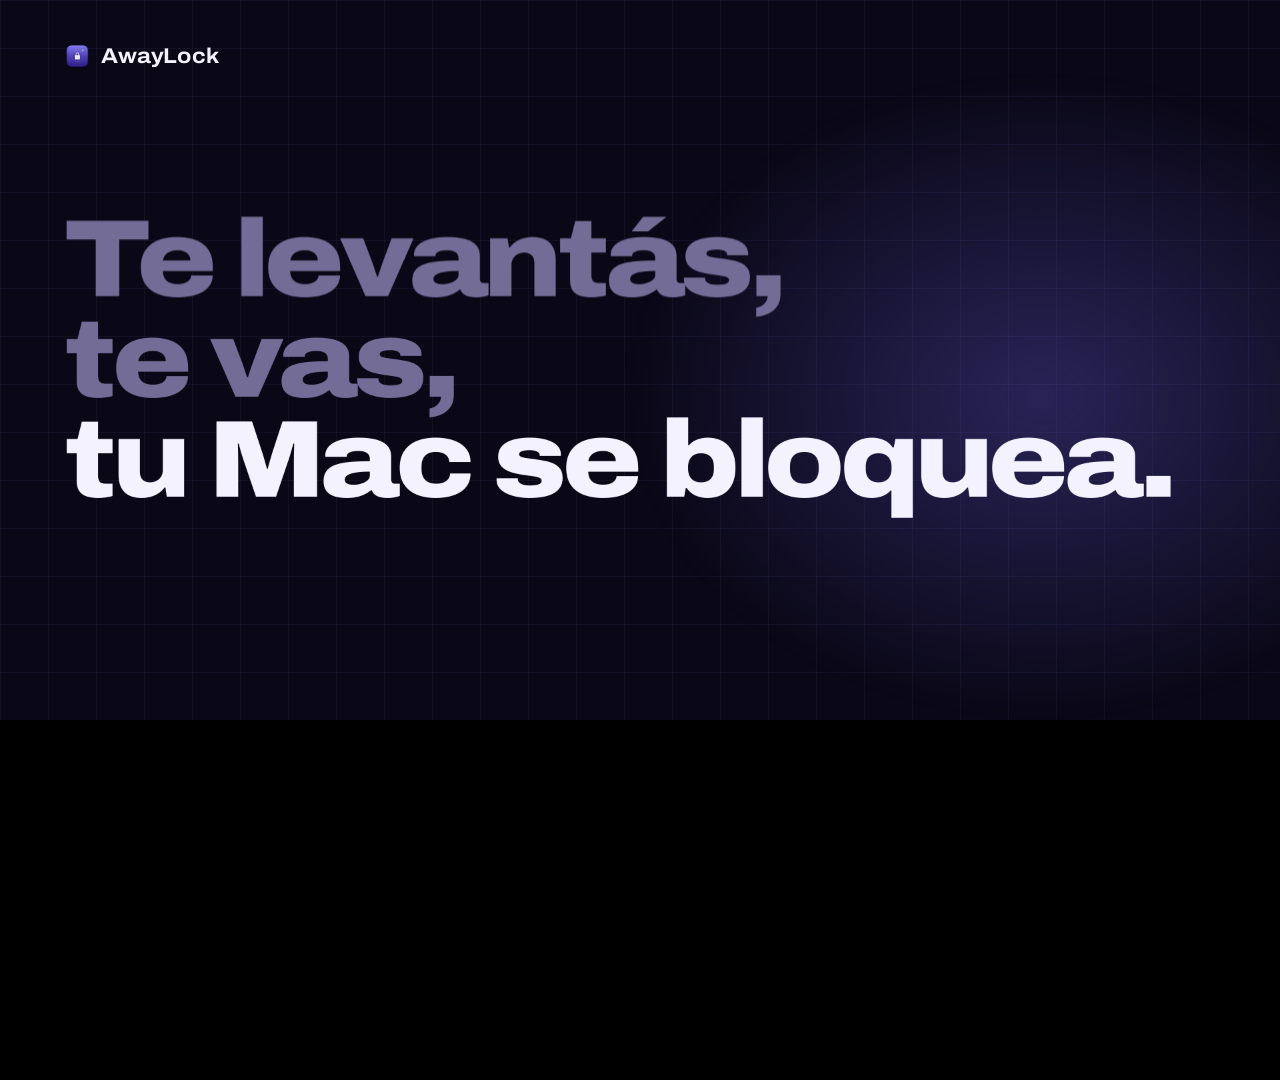
<file: promo/index.html>
<!doctype html>
<html lang="es">
<head>
  <meta charset="utf-8">
  <meta name="viewport" content="width=1920">
  <title>AwayLock · promo 15 s</title>
  <link rel="preconnect" href="https://fonts.googleapis.com">
  <link rel="preconnect" href="https://fonts.gstatic.com" crossorigin>
  <link rel="stylesheet" href="https://fonts.googleapis.com/css2?family=Archivo:wdth,wght@62..125,100..900&family=Martian+Mono:wght@400;500&display=block">
  <link rel="stylesheet" href="promo.css">
  <script src="promo.js" defer></script>
</head>
<body>
<!--
  Video promocional de 15 s a 1920×1080. Todo se dibuja desde renderAt(t), sin
  animaciones de CSS, así scripts/render-promo.swift puede sacar cada cuadro exacto.
  En el navegador se reproduce en loop; ?t=5.2 muestra un instante fijo.
-->
<div id="stage">
  <div class="bg"><div class="grid"></div><div class="glow" id="glow"></div></div>

  <header class="brand" id="brand">
    <img src="../site/assets/icon-64.png" alt="" width="40" height="40">
    <span>AwayLock</span>
  </header>

  <!-- 1. Texto palabra por palabra -->
  <section class="scene" id="s1">
    <h1 class="kin">
      <span class="w" id="w1">Te levantás,</span>
      <span class="w" id="w2">te vas,</span>
      <span class="w" id="w3">tu Mac se bloquea.</span>
    </h1>
  </section>

  <!-- 2. El radar -->
  <section class="scene split" id="s2">
    <div class="copy">
      <h2 class="h">Mide la señal<br>de tu iPhone.</h2>
      <p class="sub">Desde la barra de menú de tu Mac.</p>
    </div>
    <div class="radar" id="radar">
      <svg viewBox="0 0 400 400">
        <defs>
          <radialGradient id="rg" cx="50%" cy="50%" r="50%">
            <stop offset="0%" stop-color="#7B6CFF" stop-opacity=".6"/>
            <stop offset="60%" stop-color="#3A2A9E" stop-opacity=".2"/>
            <stop offset="100%" stop-color="#3A2A9E" stop-opacity="0"/>
          </radialGradient>
        </defs>
        <circle cx="200" cy="200" r="190" fill="url(#rg)"/>
        <circle class="ring ring-far" cx="200" cy="200" r="178"/>
        <circle class="ring ring-lock" cx="200" cy="200" r="128"/>
        <circle class="ring ring-near" cx="200" cy="200" r="78"/>
        <circle class="pulse" id="pulse" cx="200" cy="200" r="40"/>
        <g transform="translate(200 206)">
          <path id="shackle" d="M-15 -6 V-19 a15 15 0 0 1 30 0 V-6" fill="none" stroke="#fff" stroke-width="7" stroke-linecap="round"/>
          <rect x="-24" y="-8" width="48" height="38" rx="9" fill="#fff"/>
          <circle cx="0" cy="9" r="4.5" fill="#3A2A9E"/>
        </g>
        <circle id="dot" r="15" fill="#4ADE80" stroke="#fff" stroke-width="4"/>
      </svg>
      <div class="read" id="read"><span id="readState">Cerca</span><span class="mono" id="readValue">−50 dBm</span></div>
    </div>
  </section>

  <!-- 3 y 4. La Mac: te alejás, se bloquea, volvés -->
  <section class="scene split" id="s3">
    <div class="copy">
      <div class="caps">
        <h2 class="h cap" id="capLeave" style="color:#ffa24c">Te alejás…</h2>
        <h2 class="h cap" id="capLock" style="color:#9d91ff">Bloqueada.</h2>
        <h2 class="h cap" id="capBack" style="color:#4ade80">Volvés.</h2>
      </div>
      <div class="ro">
        <div><b class="mono" id="roD">0,5 m</b><small>distancia</small></div>
        <div><b class="mono" id="roS">−48 dBm</b><small>señal</small></div>
      </div>
      <svg class="trace" viewBox="0 0 700 150" preserveAspectRatio="none">
        <line class="th th-green" id="thG" x1="0" x2="700"/>
        <line class="th th-red" id="thR" x1="0" x2="700"/>
        <polyline id="traceLine" points=""/>
        <circle id="traceHead" r="6"/>
      </svg>
    </div>
    <div class="mac">
      <div class="screen">
        <div class="wall"></div>
        <div class="menubar">
          <b>Finder</b><span>Archivo</span><span>Edición</span><span>Ver</span><i></i>
          <span class="mb-status"><svg viewBox="0 0 16 16"><rect x="4.5" y="1.5" width="7" height="13" rx="1.8" fill="none" stroke="currentColor" stroke-width="1.4"/><path d="M7 12.5h2" stroke="currentColor" stroke-width="1.4" stroke-linecap="round"/></svg></span>
          <span class="mono">14:32</span>
        </div>
        <div class="panel" id="panel">
          <div class="p-head">
            <span class="badge" id="badge">
              <svg viewBox="0 0 20 20" id="icNear"><circle cx="8" cy="6.5" r="3" fill="currentColor"/><path d="M2.5 16c.6-3.2 2.9-5 5.5-5s4.2 1.2 5 3" fill="none" stroke="currentColor" stroke-width="2" stroke-linecap="round"/><path d="m12.5 12.5 2 2 3.5-4" fill="none" stroke="currentColor" stroke-width="2" stroke-linecap="round" stroke-linejoin="round"/></svg>
              <svg viewBox="0 0 20 20" id="icWalk"><circle cx="11.5" cy="3.5" r="2" fill="currentColor"/><path d="M10.5 6.5 8 12l3 2 1 4M9 9l-3 1.5M11 8.5l2.5 2.5 2.5.5M8 12l-2.5 5" fill="none" stroke="currentColor" stroke-width="1.9" stroke-linecap="round" stroke-linejoin="round"/></svg>
            </span>
            <div>
              <p class="p-title" id="pTitle">Cerca</p>
              <p class="p-detail mono" id="pDetail">Tu iPhone · −48 dBm</p>
            </div>
          </div>
          <div class="meter"><div class="bar"><i class="z1"></i><i class="z2"></i><i class="z3"></i></div><span class="knob" id="knob"></span></div>
        </div>
        <div class="lock" id="lock">
          <p class="l-date">viernes, 25 de septiembre</p>
          <p class="l-time">14:32</p>
          <div class="l-user">
            <span class="avatar"><svg viewBox="0 0 24 24"><circle cx="12" cy="9" r="4" fill="currentColor"/><path d="M4.5 20c1-4 4-6 7.5-6s6.5 2 7.5 6" fill="currentColor"/></svg></span>
            <span class="field">Ingresá la contraseña</span>
          </div>
        </div>
        <div class="toast" id="toast">
          <span class="t-icon"><svg viewBox="0 0 24 24"><rect x="6" y="5" width="12" height="14" rx="4" fill="none" stroke="currentColor" stroke-width="1.8"/><path d="M9 5l.6-3h4.8l.6 3M9 19l.6 3h4.8l.6-3" fill="none" stroke="currentColor" stroke-width="1.8" stroke-linejoin="round"/></svg></span>
          <span><strong>Desbloqueada</strong><span>con tu Apple Watch</span></span>
        </div>
      </div>
      <div class="base"></div>
    </div>
  </section>

  <!-- 5. Nunca toca tu contraseña -->
  <section class="scene" id="s5">
    <h2 class="h big">
      <span class="line" id="l1">Nunca toca</span>
      <span class="line" id="l2">tu contraseña.</span>
    </h2>
    <ul class="chips">
      <li class="chip" id="ch0">Sin internet</li>
      <li class="chip" id="ch1">Sin cuentas</li>
      <li class="chip" id="ch2">Sin contraseñas guardadas</li>
      <li class="chip" id="ch3">Código abierto</li>
    </ul>
  </section>

  <!-- 6. Cierre -->
  <section class="scene" id="s6">
    <div class="mark" id="mark">
      <span class="cring" id="cr0"></span><span class="cring" id="cr1"></span><span class="cring" id="cr2"></span>
      <img src="../site/assets/icon-512.png" alt="" width="220" height="220">
    </div>
    <h2 class="logo"><span id="logoText"></span><i class="caret" id="caret"></i></h2>
    <p class="tag" id="tag">Gratis para macOS.</p>
    <p class="url mono" id="url">lucavcolazo.github.io/AwayLock</p>
  </section>
</div>
</body>
</html>
</file>
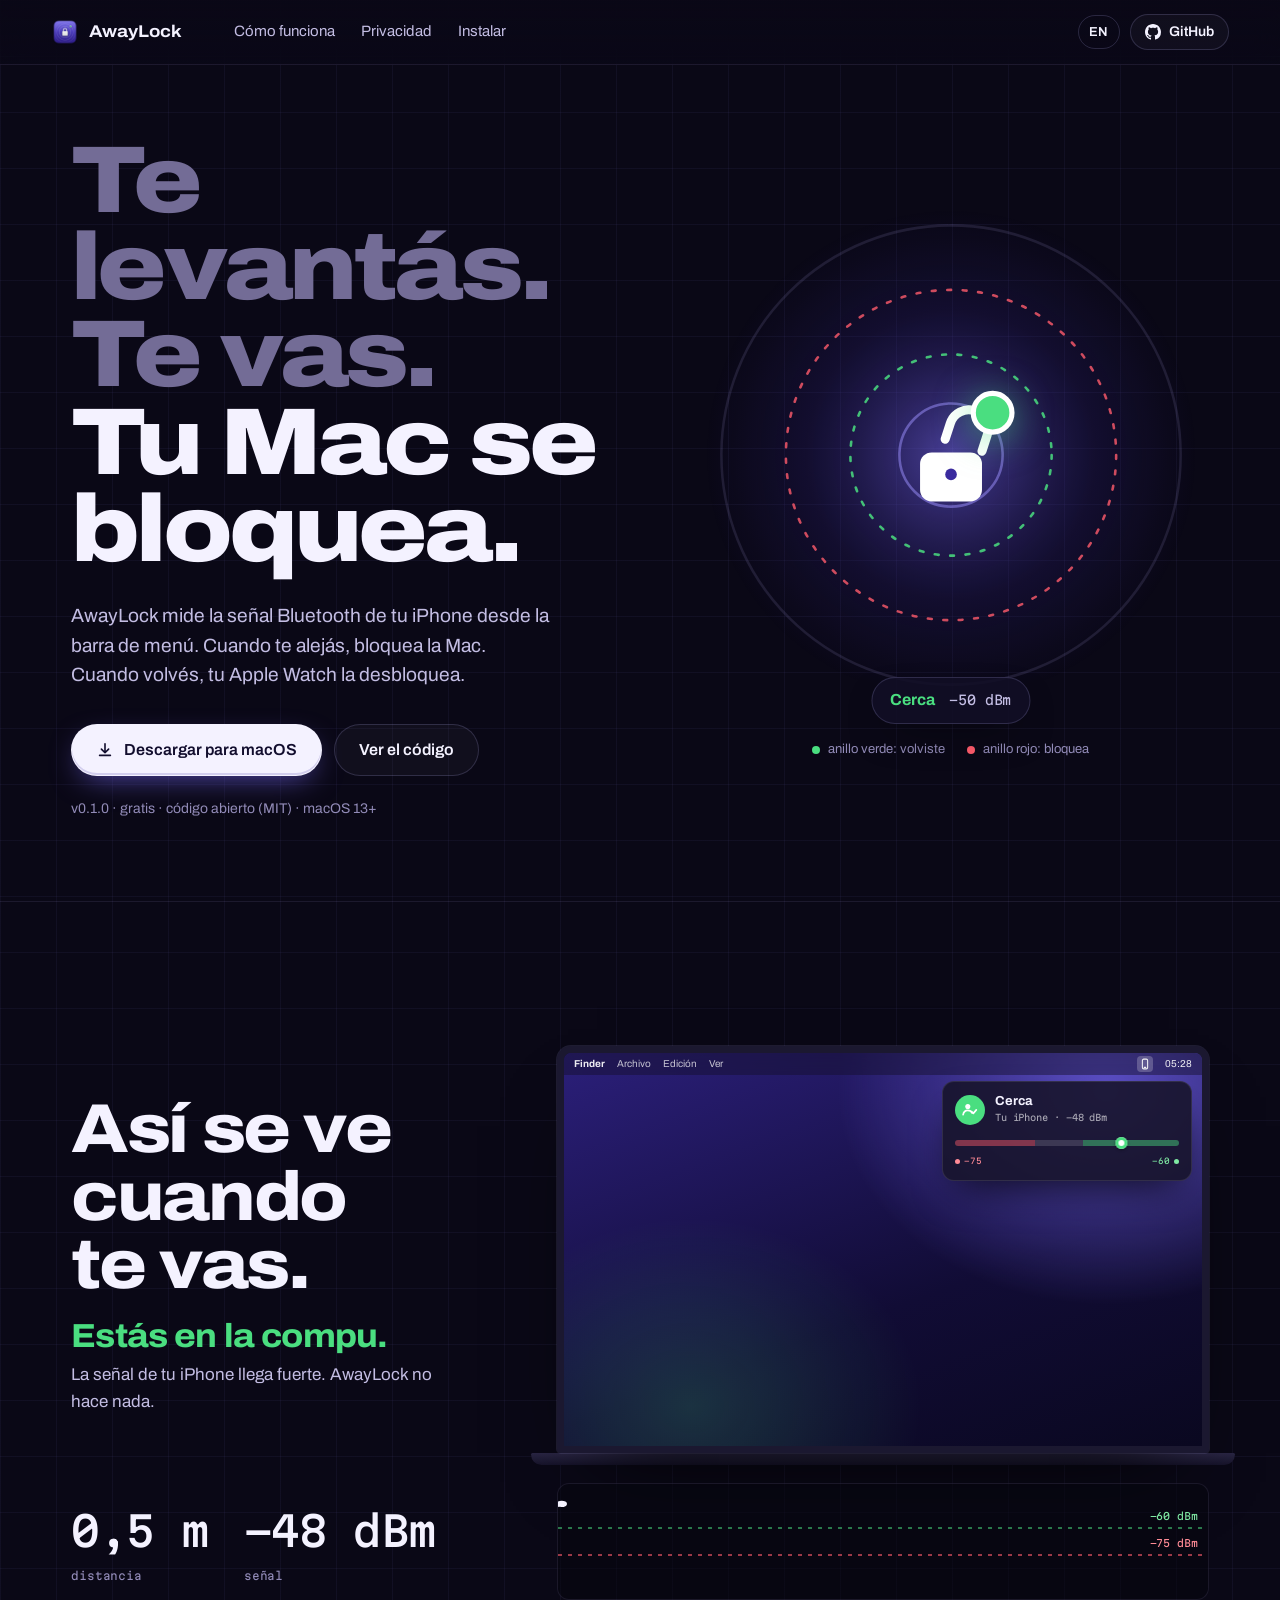
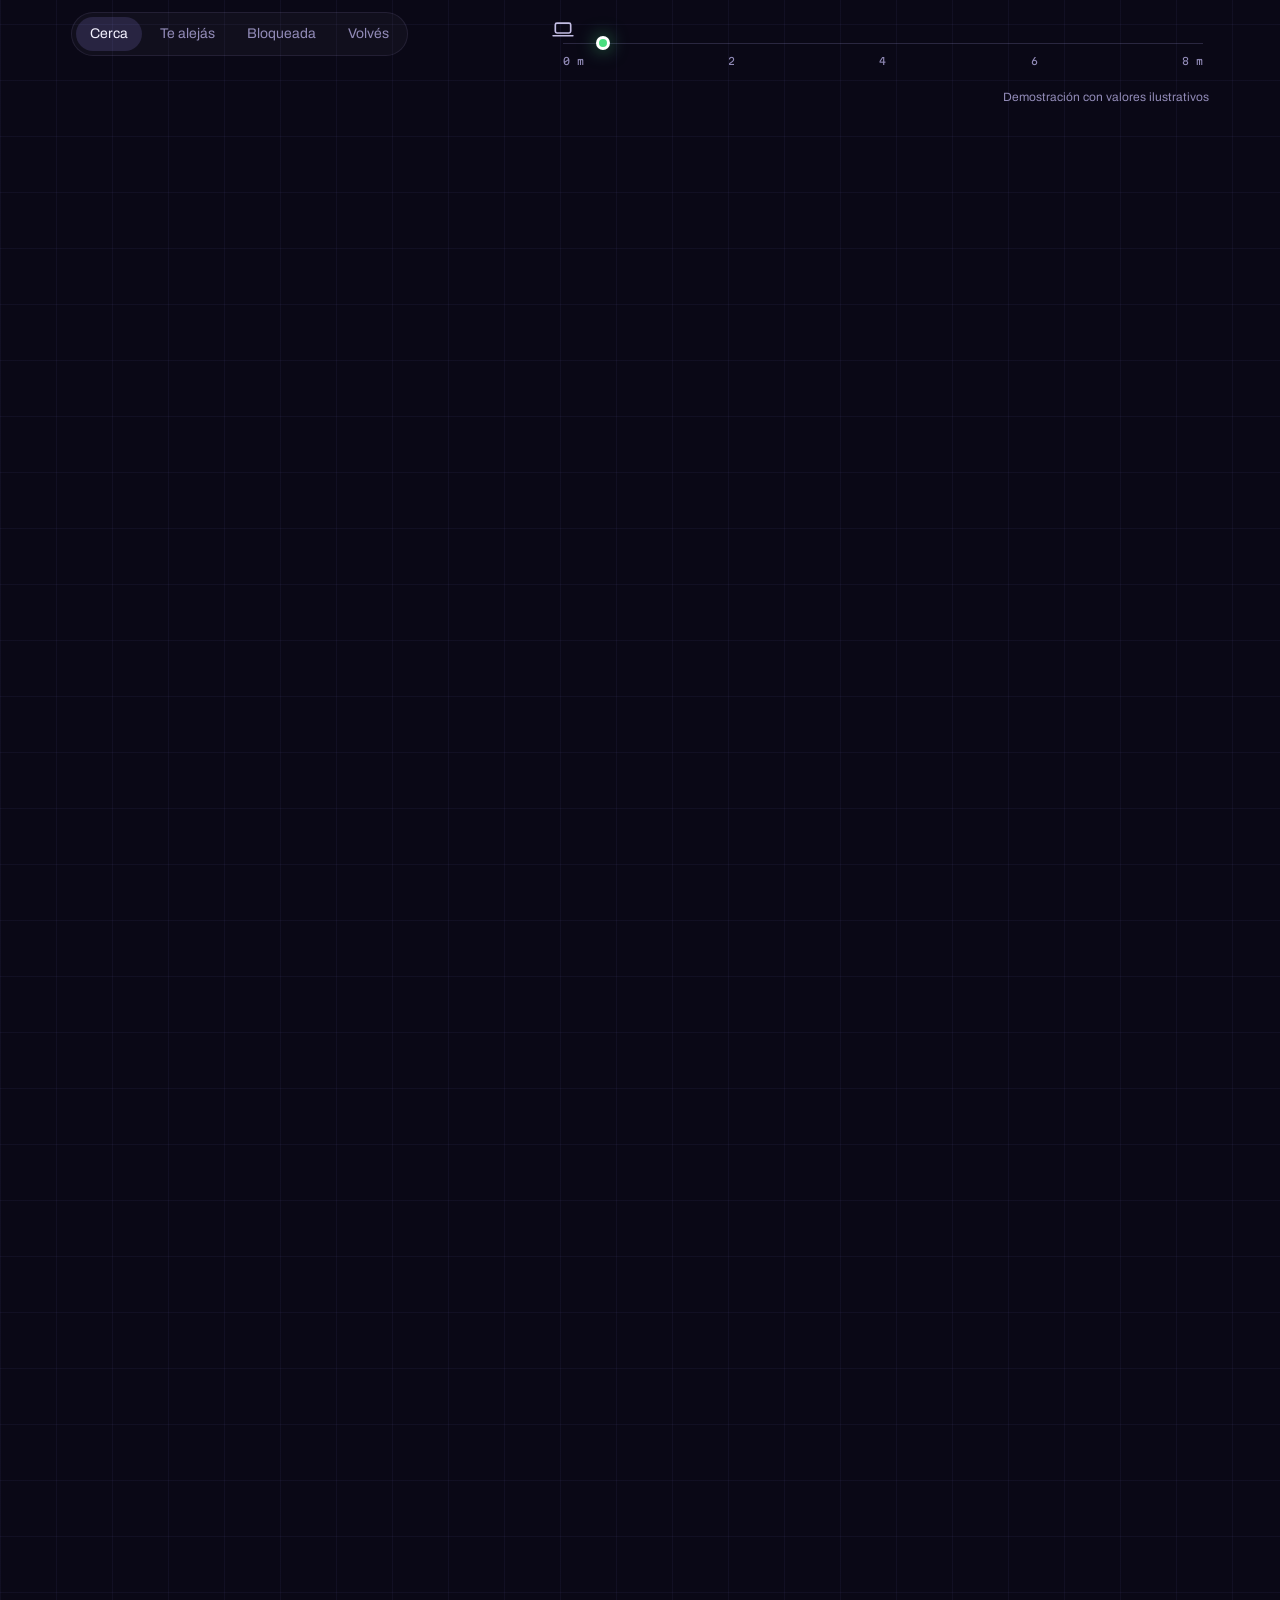
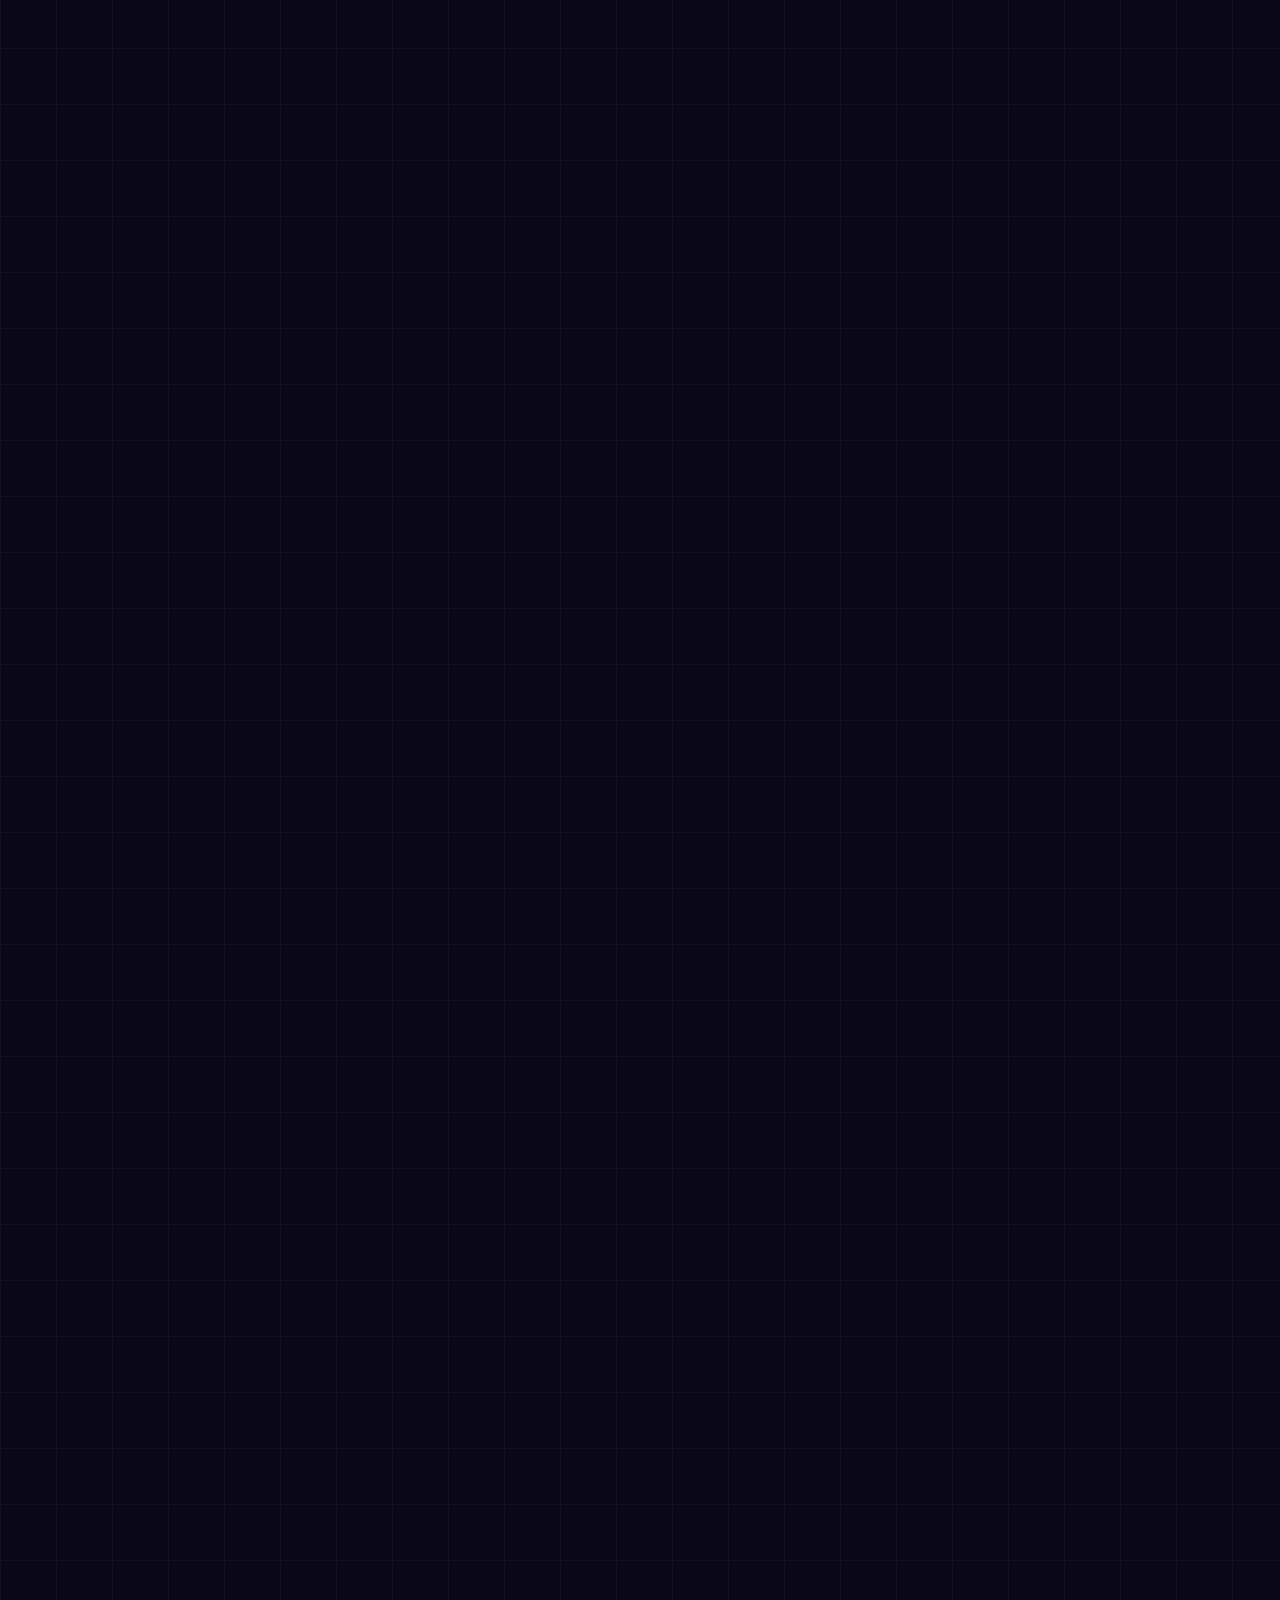
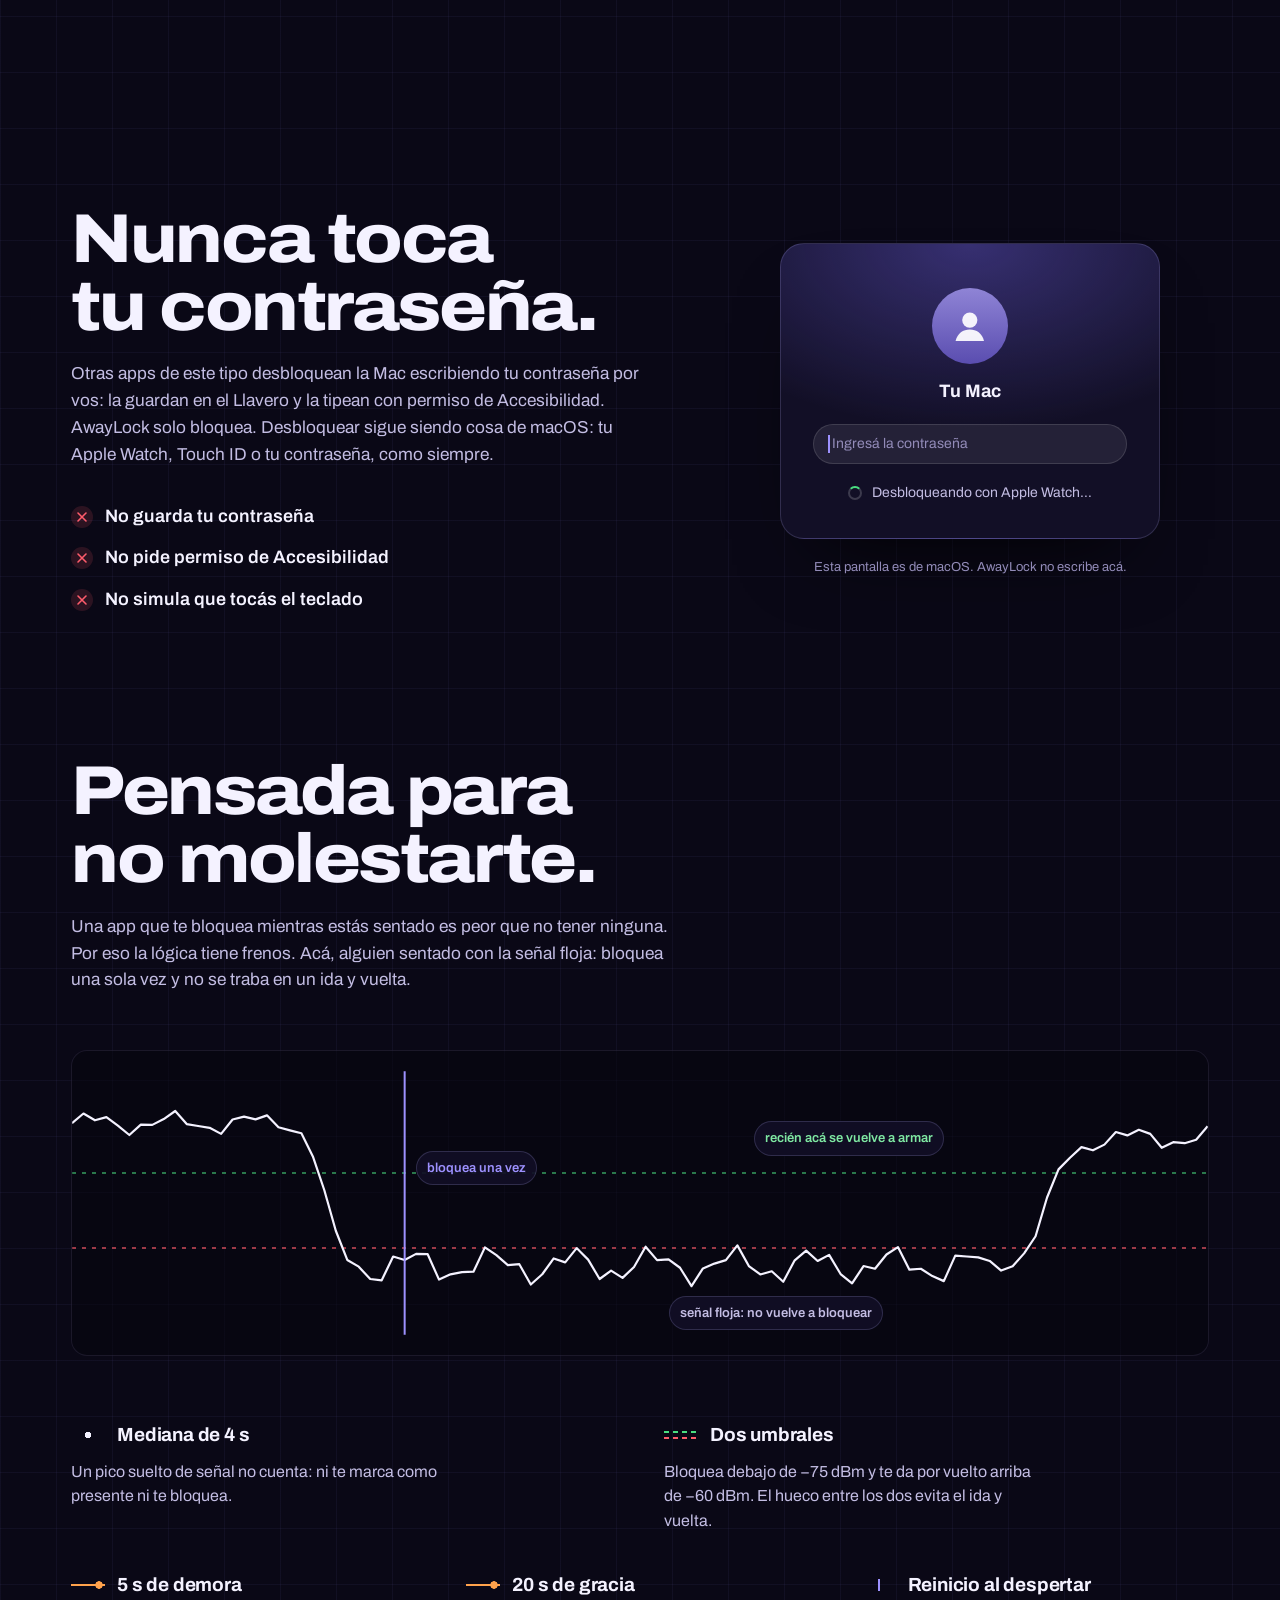
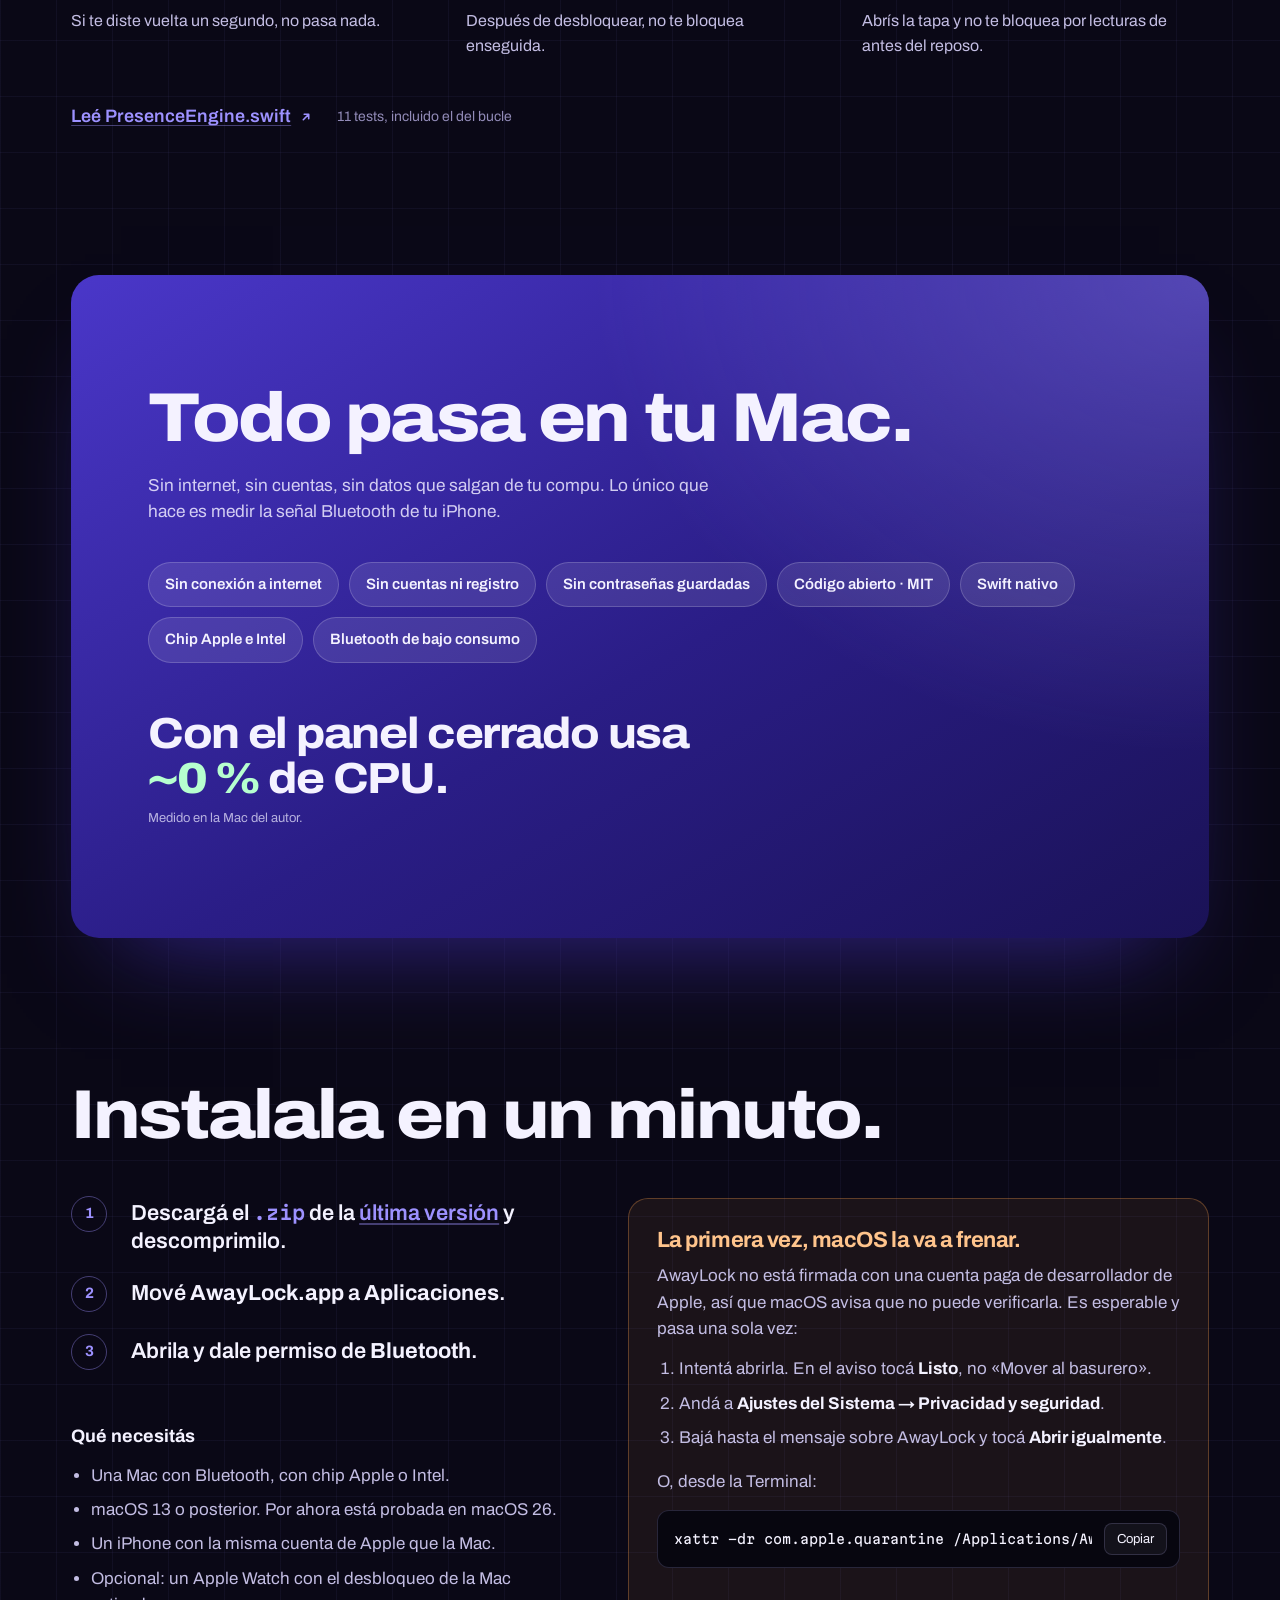
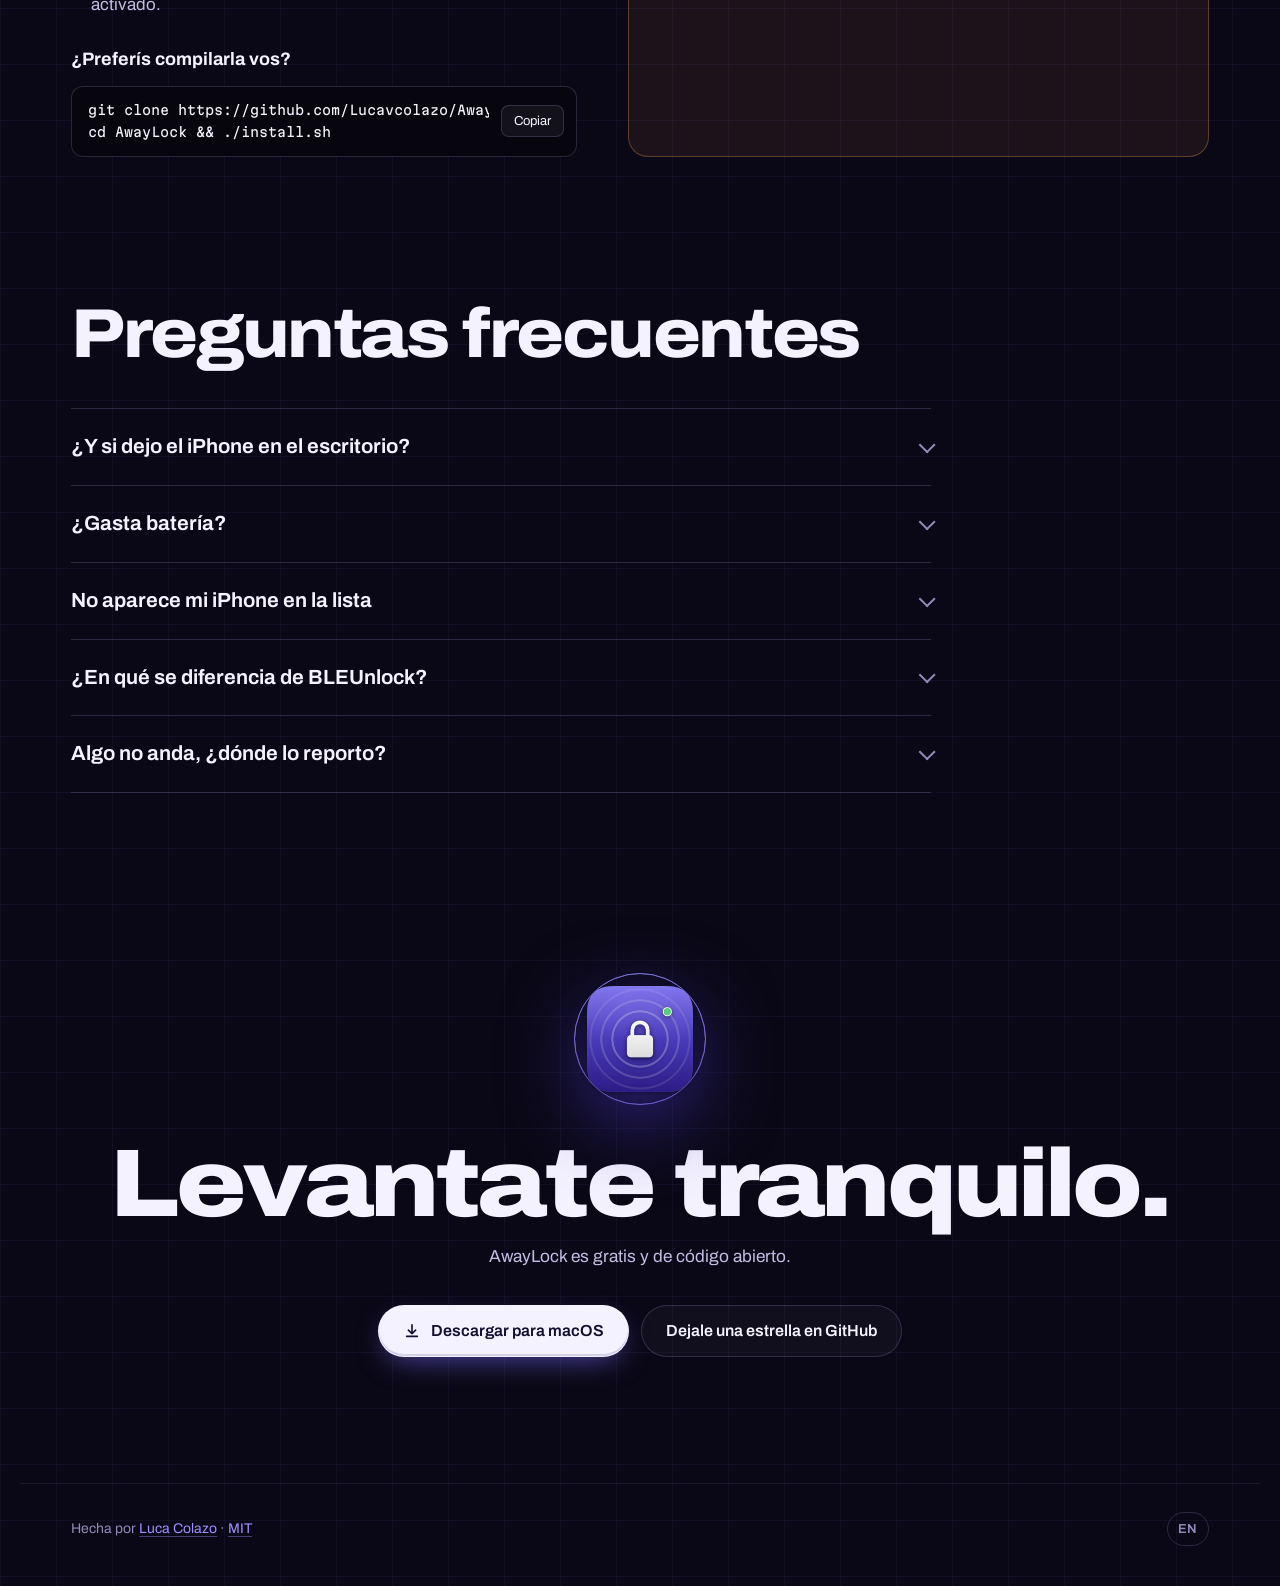
<file: site/index.html>
<!doctype html>
<html lang="es">
<head>
  <meta charset="utf-8">
  <meta name="viewport" content="width=device-width, initial-scale=1">
  <title>AwayLock · Tu Mac se bloquea sola cuando te alejás</title>
  <meta name="description" content="App gratuita y de código abierto para la barra de menú de macOS. Bloquea tu Mac cuando te alejás con el iPhone; al volver, tu Apple Watch la desbloquea.">
  <meta name="theme-color" content="#0A0816">
  <link rel="icon" type="image/png" href="assets/icon-64.png">
  <link rel="apple-touch-icon" href="assets/icon-180.png">

  <meta property="og:type" content="website">
  <meta property="og:url" content="https://lucavcolazo.github.io/AwayLock/">
  <meta property="og:title" content="AwayLock · Tu Mac se bloquea sola cuando te alejás">
  <meta property="og:description" content="Mide la señal de tu iPhone y bloquea la Mac cuando te vas. Gratis, de código abierto y sin tocar tu contraseña.">
  <meta property="og:image" content="https://lucavcolazo.github.io/AwayLock/assets/og.png">
  <meta property="og:image:width" content="1200">
  <meta property="og:image:height" content="630">
  <meta name="twitter:card" content="summary_large_image">

  <link rel="preconnect" href="https://fonts.googleapis.com">
  <link rel="preconnect" href="https://fonts.gstatic.com" crossorigin>
  <link rel="stylesheet" href="https://fonts.googleapis.com/css2?family=Archivo:wdth,wght@62..125,100..900&family=Martian+Mono:wght@400;500&display=swap">
  <link rel="stylesheet" href="styles.css">
  <script src="app.js" defer></script>
</head>
<body>
<!--
THESIS: The signal is the interface. The page shows AwayLock working (radar rings as thresholds, a scroll-scrubbed walk away from a Mac, a live dBm trace) instead of the category default: hero, feature-card grid, screenshot, CTA.
OWN-WORLD: Near-black violet ground with a faint measurement grid and one violet glow; heavy wide Archivo display; Martian Mono only for real readings (dBm, meters, seconds); signal colors carry meaning: green = near / "volviste", red = lock threshold, orange = leaving, violet = locked.
STORY: A dev on X understands in one viewport that walking away locks the Mac, watches it happen, trusts it (never touches the password, no network, open source), and downloads it or reads the code.
FIRST VIEWPORT: Left: kinetic three-line headline, one-line lede, "Descargar para macOS" primary button plus "Ver el código", version meta. Right: large radar with inner green ring and outer red ring, the iPhone dot drifting out and back, the padlock closing and opening, live dBm readout.
FORM: Brief-pinned direction (user's Wallbit-style promo reference in the icon's violet); the roll's assignment was overridden by the pinned brief. Seed key 5fd5d9af.
FINISH: unreviewed and undocumented is unfinished; this build ends with the finish review, the verdict, and DESIGN.md
-->
<a class="skip" href="#main" data-i18n="skip">Saltar al contenido</a>

<header class="nav">
  <a class="brand" href="#top" aria-label="AwayLock">
    <img src="assets/icon-64.png" alt="" width="28" height="28">
    <span>AwayLock</span>
  </a>
  <nav class="nav-links" aria-label="Secciones">
    <a href="#como-funciona" data-i18n="navHow">Cómo funciona</a>
    <a href="#privacidad" data-i18n="navPrivacy">Privacidad</a>
    <a href="#instalar" data-i18n="navInstall">Instalar</a>
  </nav>
  <div class="nav-actions">
    <button class="lang" type="button" data-lang-toggle aria-label="Switch to English">EN</button>
    <a class="btn btn-ghost btn-sm" href="https://github.com/Lucavcolazo/AwayLock">
      <svg class="i" viewBox="0 0 16 16" aria-hidden="true"><path fill="currentColor" d="M8 0C3.58 0 0 3.58 0 8c0 3.54 2.29 6.53 5.47 7.59.4.07.55-.17.55-.38 0-.19-.01-.82-.01-1.49-2.01.37-2.53-.49-2.69-.94-.09-.23-.48-.94-.82-1.13-.28-.15-.68-.52-.01-.53.63-.01 1.08.58 1.23.82.72 1.21 1.87.87 2.33.66.07-.52.28-.87.51-1.07-1.78-.2-3.64-.89-3.64-3.95 0-.87.31-1.59.82-2.15-.08-.2-.36-1.02.08-2.12 0 0 .67-.21 2.2.82.64-.18 1.32-.27 2-.27.68 0 1.36.09 2 .27 1.53-1.04 2.2-.82 2.2-.82.44 1.1.16 1.92.08 2.12.51.56.82 1.27.82 2.15 0 3.07-1.87 3.75-3.65 3.95.29.25.54.73.54 1.48 0 1.07-.01 1.93-.01 2.2 0 .21.15.46.55.38A8.013 8.013 0 0016 8c0-4.42-3.58-8-8-8z"/></svg>
      <span>GitHub</span>
    </a>
  </div>
</header>

<main id="main">

  <!-- Portada -->
  <section class="hero" id="top">
    <div class="hero-copy">
      <h1 class="kinetic">
        <span class="k k1" data-i18n="h1a">Te levantás.</span>
        <span class="k k2" data-i18n="h1b">Te vas.</span>
        <span class="k k3" data-i18n="h1c">Tu Mac se bloquea.</span>
      </h1>
      <p class="lede" data-i18n="lede">AwayLock mide la señal Bluetooth de tu iPhone desde la barra de menú. Cuando te alejás, bloquea la Mac. Cuando volvés, tu Apple Watch la desbloquea.</p>
      <div class="cta-row">
        <a class="btn btn-primary desk-only" href="https://github.com/Lucavcolazo/AwayLock/releases/latest">
          <svg class="i" viewBox="0 0 20 20" aria-hidden="true"><path d="M10 3v10m0 0-4-4m4 4 4-4M4 16h12" fill="none" stroke="currentColor" stroke-width="1.8" stroke-linecap="round" stroke-linejoin="round"/></svg>
          <span data-i18n="download">Descargar para macOS</span>
        </a>
        <a class="btn btn-ghost desk-only" href="https://github.com/Lucavcolazo/AwayLock" data-i18n="seeCode">Ver el código</a>
      </div>
      <div class="mobile-note touch-only" role="note">
        <p data-i18n-html="mobileNote"><strong>AwayLock es para Mac.</strong> Abrí esta página en tu compu para descargarla.</p>
        <div class="cta-row">
          <button class="btn btn-primary" type="button" data-copy-link>
            <span data-i18n="copyLink">Copiar el link</span>
          </button>
          <a class="btn btn-ghost" href="https://github.com/Lucavcolazo/AwayLock" data-i18n="seeCode">Ver el código</a>
        </div>
      </div>
      <p class="meta" data-i18n="meta">v0.1.0 · gratis · código abierto (MIT) · macOS 13+</p>
    </div>

    <figure class="radar" aria-hidden="true">
      <div class="radar-stage">
      <svg viewBox="0 0 400 400" class="radar-svg">
        <defs>
          <radialGradient id="radarGlow" cx="50%" cy="50%" r="50%">
            <stop offset="0%" stop-color="#7B6CFF" stop-opacity=".55"/>
            <stop offset="60%" stop-color="#3A2A9E" stop-opacity=".18"/>
            <stop offset="100%" stop-color="#3A2A9E" stop-opacity="0"/>
          </radialGradient>
        </defs>
        <circle cx="200" cy="200" r="190" fill="url(#radarGlow)"/>
        <circle class="ring ring-far" cx="200" cy="200" r="178"/>
        <circle class="ring ring-lock" cx="200" cy="200" r="128"/>
        <circle class="ring ring-near" cx="200" cy="200" r="78"/>
        <circle class="pulse" cx="200" cy="200" r="40"/>
        <g class="padlock" transform="translate(200 206)">
          <path class="shackle" d="M-15 -6 V-19 a15 15 0 0 1 30 0 V-6" fill="none" stroke="#fff" stroke-width="7" stroke-linecap="round"/>
          <rect x="-24" y="-8" width="48" height="38" rx="9" fill="#fff"/>
          <circle cx="0" cy="9" r="4.5" fill="#3A2A9E"/>
        </g>
        <g class="phone-dot">
          <circle r="15" fill="#4ADE80" stroke="#fff" stroke-width="4"/>
        </g>
      </svg>
      <figcaption class="radar-read">
        <span class="read-state" data-radar-state>Cerca</span>
        <span class="read-value mono" data-radar-value>−50 dBm</span>
      </figcaption>
      </div>
      <ul class="radar-legend">
        <li><i class="dot dot-green"></i><span data-i18n="legendNear">anillo verde: volviste</span></li>
        <li><i class="dot dot-red"></i><span data-i18n="legendLock">anillo rojo: bloquea</span></li>
      </ul>
    </figure>
  </section>

  <!-- La caminata: escena guiada por el scroll -->
  <section class="walk" id="como-funciona" aria-labelledby="walk-title">
    <div class="walk-track" data-walk-track>
      <div class="walk-stage">
        <div class="walk-copy">
          <h2 id="walk-title" class="h2" data-i18n="walkTitle">Así se ve cuando te vas.</h2>
          <ol class="captions" data-captions>
            <li class="cap is-active" data-phase="near">
              <h3 data-i18n="capNearT">Estás en la compu.</h3>
              <p data-i18n="capNearP">La señal de tu iPhone llega fuerte. AwayLock no hace nada.</p>
            </li>
            <li class="cap" data-phase="leaving">
              <h3 data-i18n="capLeavingT">Te alejás.</h3>
              <p data-i18n="capLeavingP">La señal cae debajo del umbral rojo. Espera unos segundos, por si solo te diste vuelta.</p>
            </li>
            <li class="cap" data-phase="locked">
              <h3 data-i18n="capLockedT">Bloqueada.</h3>
              <p data-i18n="capLockedP">Nadie ve tu pantalla. Y no vuelve a bloquear hasta verte cerca otra vez.</p>
            </li>
            <li class="cap" data-phase="back">
              <h3 data-i18n="capBackT">Volvés.</h3>
              <p data-i18n="capBackP">La señal supera el umbral verde, la pantalla se prende y tu Apple Watch la desbloquea.</p>
            </li>
          </ol>
          <div class="readouts mono" aria-hidden="true">
            <div><span class="ro-value" data-ro-distance>0,5 m</span><span class="ro-label" data-i18n="roDistance">distancia</span></div>
            <div><span class="ro-value" data-ro-rssi>−48 dBm</span><span class="ro-label" data-i18n="roSignal">señal</span></div>
          </div>
          <div class="steps" role="group" aria-label="Pasos de la demostración" data-i18n-aria="stepsAria">
            <button type="button" data-step data-i18n="stepNear">Cerca</button>
            <button type="button" data-step data-i18n="stepLeaving">Te alejás</button>
            <button type="button" data-step data-i18n="stepLocked">Bloqueada</button>
            <button type="button" data-step data-i18n="stepBack">Volvés</button>
          </div>
        </div>

        <div class="walk-visual" aria-hidden="true">
          <div class="mac" data-mac>
            <div class="mac-screen">
              <div class="wall"></div>
              <div class="menubar">
                <span class="mb-app">Finder</span>
                <span class="mb-menu" data-i18n="mbFile">Archivo</span>
                <span class="mb-menu" data-i18n="mbEdit">Edición</span>
                <span class="mb-menu" data-i18n="mbView">Ver</span>
                <span class="mb-spacer"></span>
                <span class="mb-status" data-mb-icon>
                  <svg viewBox="0 0 16 16"><rect x="4.5" y="1.5" width="7" height="13" rx="1.8" fill="none" stroke="currentColor" stroke-width="1.4"/><path d="M7 12.5h2" stroke="currentColor" stroke-width="1.4" stroke-linecap="round"/></svg>
                </span>
                <span class="mb-time" data-clock>14:32</span>
              </div>
              <div class="panel" data-panel>
                <div class="panel-head">
                  <span class="panel-badge" data-panel-badge>
                    <svg viewBox="0 0 20 20" class="pb-near"><circle cx="8" cy="6.5" r="3" fill="currentColor"/><path d="M2.5 16c.6-3.2 2.9-5 5.5-5s4.2 1.2 5 3" fill="none" stroke="currentColor" stroke-width="2" stroke-linecap="round"/><path d="m12.5 12.5 2 2 3.5-4" fill="none" stroke="currentColor" stroke-width="2" stroke-linecap="round" stroke-linejoin="round"/></svg>
                    <svg viewBox="0 0 20 20" class="pb-walk"><circle cx="11.5" cy="3.5" r="2" fill="currentColor"/><path d="M10.5 6.5 8 12l3 2 1 4M9 9l-3 1.5M11 8.5l2.5 2.5 2.5.5M8 12l-2.5 5" fill="none" stroke="currentColor" stroke-width="1.9" stroke-linecap="round" stroke-linejoin="round"/></svg>
                  </span>
                  <div>
                    <p class="panel-title" data-panel-title>Cerca</p>
                    <p class="panel-detail mono" data-panel-detail>Tu iPhone · −48 dBm</p>
                  </div>
                </div>
                <div class="meter">
                  <div class="meter-bar"><i class="z z-red"></i><i class="z z-mid"></i><i class="z z-green"></i></div>
                  <span class="meter-knob" data-knob></span>
                </div>
                <div class="meter-legend mono"><span><i></i>−75</span><span>−60<i></i></span></div>
              </div>
              <div class="lockscreen" data-lockscreen>
                <p class="ls-date" data-date>viernes 25 de septiembre</p>
                <p class="ls-time" data-clock>14:32</p>
                <div class="ls-user">
                  <span class="ls-avatar"><svg viewBox="0 0 24 24"><circle cx="12" cy="9" r="4" fill="currentColor"/><path d="M4.5 20c1-4 4-6 7.5-6s6.5 2 7.5 6" fill="currentColor"/></svg></span>
                  <span class="ls-field" data-i18n="lsHint">Ingresá la contraseña</span>
                </div>
              </div>
              <div class="toast" data-toast>
                <span class="toast-icon"><svg viewBox="0 0 24 24"><rect x="6" y="5" width="12" height="14" rx="4" fill="none" stroke="currentColor" stroke-width="1.8"/><path d="M9 5l.6-3h4.8l.6 3M9 19l.6 3h4.8l.6-3" fill="none" stroke="currentColor" stroke-width="1.8" stroke-linejoin="round"/></svg></span>
                <span>
                  <strong data-i18n="toastT">Desbloqueada</strong>
                  <span data-i18n="toastP">con tu Apple Watch</span>
                </span>
              </div>
            </div>
            <div class="mac-base"></div>
          </div>

          <div class="trace">
            <svg viewBox="0 0 600 180" preserveAspectRatio="none" class="trace-svg">
              <line class="th th-green" x1="0" x2="600" y1="0" y2="0" data-th-green/>
              <line class="th th-red" x1="0" x2="600" y1="0" y2="0" data-th-red/>
              <polyline class="trace-line" data-trace points=""/>
              <circle class="trace-head" r="5" data-trace-head cx="0" cy="0"/>
            </svg>
            <div class="trace-labels mono">
              <span class="tl tl-green" data-tl-green>−60 dBm</span>
              <span class="tl tl-red" data-tl-red>−75 dBm</span>
            </div>
          </div>

          <div class="ruler">
            <div class="ruler-line">
              <span class="ruler-mac"><svg viewBox="0 0 20 14"><rect x="3" y="1" width="14" height="9" rx="1.5" fill="none" stroke="currentColor" stroke-width="1.5"/><path d="M1 12.5h18" stroke="currentColor" stroke-width="1.5" stroke-linecap="round"/></svg></span>
              <span class="ruler-phone" data-ruler-phone></span>
            </div>
            <div class="ruler-ticks mono"><span>0 m</span><span>2</span><span>4</span><span>6</span><span>8 m</span></div>
          </div>
          <p class="synthetic" data-i18n="synthetic">Demostración con valores ilustrativos</p>
        </div>
      </div>
    </div>
  </section>

  <!-- Contraseña -->
  <section class="section password" aria-labelledby="pw-title">
    <div class="split">
      <div>
        <h2 id="pw-title" class="h2" data-i18n="pwTitle">Nunca toca tu contraseña.</h2>
        <p class="body" data-i18n="pwBody">Otras apps de este tipo desbloquean la Mac escribiendo tu contraseña por vos: la guardan en el Llavero y la tipean con permiso de Accesibilidad. AwayLock solo bloquea. Desbloquear sigue siendo cosa de macOS: tu Apple Watch, Touch ID o tu contraseña, como siempre.</p>
        <ul class="nots">
          <li><svg class="i" viewBox="0 0 20 20" aria-hidden="true"><path d="m5 5 10 10M15 5 5 15" stroke="currentColor" stroke-width="2" stroke-linecap="round"/></svg><span data-i18n="not1">No guarda tu contraseña</span></li>
          <li><svg class="i" viewBox="0 0 20 20" aria-hidden="true"><path d="m5 5 10 10M15 5 5 15" stroke="currentColor" stroke-width="2" stroke-linecap="round"/></svg><span data-i18n="not2">No pide permiso de Accesibilidad</span></li>
          <li><svg class="i" viewBox="0 0 20 20" aria-hidden="true"><path d="m5 5 10 10M15 5 5 15" stroke="currentColor" stroke-width="2" stroke-linecap="round"/></svg><span data-i18n="not3">No simula que tocás el teclado</span></li>
        </ul>
      </div>
      <div class="login" aria-hidden="true">
        <div class="login-card reveal">
          <span class="login-avatar"><svg viewBox="0 0 24 24"><circle cx="12" cy="9" r="4" fill="currentColor"/><path d="M4.5 20c1-4 4-6 7.5-6s6.5 2 7.5 6" fill="currentColor"/></svg></span>
          <p class="login-name" data-i18n="loginName">Tu Mac</p>
          <div class="login-field"><span class="caret"></span><span class="login-placeholder" data-i18n="loginPh">Ingresá la contraseña</span></div>
          <p class="login-watch">
            <span class="spinner"></span>
            <span data-i18n="loginWatch">Desbloqueando con Apple Watch…</span>
          </p>
        </div>
        <p class="login-note" data-i18n="loginNote">Esta pantalla es de macOS. AwayLock no escribe acá.</p>
      </div>
    </div>
  </section>

  <!-- Lógica -->
  <section class="section logic" aria-labelledby="logic-title">
    <h2 id="logic-title" class="h2 narrow" data-i18n="logicTitle">Pensada para no molestarte.</h2>
    <p class="body narrow" data-i18n="logicBody">Una app que te bloquea mientras estás sentado es peor que no tener ninguna. Por eso la lógica tiene frenos. Acá, alguien sentado con la señal floja: bloquea una sola vez y no se traba en un ida y vuelta.</p>

    <figure class="logic-chart reveal" aria-hidden="true">
      <svg viewBox="0 0 1000 300" class="logic-svg" preserveAspectRatio="none">
        <line class="th th-green" x1="0" x2="1000" y1="0" y2="0" data-lth-green/>
        <line class="th th-red" x1="0" x2="1000" y1="0" y2="0" data-lth-red/>
        <path class="logic-line" data-logic-path d=""/>
        <line class="lock-mark" data-lock-mark x1="0" x2="0" y1="20" y2="280"/>
      </svg>
      <div class="logic-tags" data-logic-tags>
        <span class="tag tag-lock" data-tag-lock data-i18n="tagLock">bloquea una vez</span>
        <span class="tag tag-calm" data-tag-calm data-i18n="tagCalm">señal floja: no vuelve a bloquear</span>
        <span class="tag tag-arm" data-tag-arm data-i18n="tagArm">recién acá se vuelve a armar</span>
      </div>
    </figure>

    <dl class="facts">
      <div class="f-median"><dt data-i18n="f1t">Mediana de 4 s</dt><dd data-i18n="f1d">Un pico suelto de señal no cuenta: ni te marca como presente ni te bloquea.</dd></div>
      <div class="f-thresholds"><dt data-i18n="f2t">Dos umbrales</dt><dd data-i18n="f2d">Bloquea debajo de −75 dBm y te da por vuelto arriba de −60 dBm. El hueco entre los dos evita el ida y vuelta.</dd></div>
      <div class="f-delay"><dt data-i18n="f3t">5 s de demora</dt><dd data-i18n="f3d">Si te diste vuelta un segundo, no pasa nada.</dd></div>
      <div class="f-grace"><dt data-i18n="f4t">20 s de gracia</dt><dd data-i18n="f4d">Después de desbloquear, no te bloquea enseguida.</dd></div>
      <div class="f-lock"><dt data-i18n="f5t">Reinicio al despertar</dt><dd data-i18n="f5d">Abrís la tapa y no te bloquea por lecturas de antes del reposo.</dd></div>
    </dl>
    <p class="code-link">
      <a href="https://github.com/Lucavcolazo/AwayLock/blob/main/Sources/AwayLockCore/PresenceEngine.swift" class="link">
        <span data-i18n="readCode">Leé PresenceEngine.swift</span>
        <svg class="i" viewBox="0 0 20 20" aria-hidden="true"><path d="M7 13 13 7M8 7h5v5" fill="none" stroke="currentColor" stroke-width="1.8" stroke-linecap="round" stroke-linejoin="round"/></svg>
      </a>
      <span class="muted" data-i18n="tests">11 tests, incluido el del bucle</span>
    </p>
  </section>

  <!-- Privacidad -->
  <section class="section privacy" id="privacidad" aria-labelledby="privacy-title">
    <div class="privacy-field">
      <h2 id="privacy-title" class="h2" data-i18n="privacyTitle">Todo pasa en tu Mac.</h2>
      <p class="body" data-i18n="privacyBody">Sin internet, sin cuentas, sin datos que salgan de tu compu. Lo único que hace es medir la señal Bluetooth de tu iPhone.</p>
      <ul class="chips" data-chips>
        <li data-i18n="chip1">Sin conexión a internet</li>
        <li data-i18n="chip2">Sin cuentas ni registro</li>
        <li data-i18n="chip3">Sin contraseñas guardadas</li>
        <li data-i18n="chip4">Código abierto · MIT</li>
        <li data-i18n="chip5">Swift nativo</li>
        <li data-i18n="chip6">Chip Apple e Intel</li>
        <li data-i18n="chip7">Bluetooth de bajo consumo</li>
      </ul>
      <p class="cpu" data-i18n-html="cpu">Con el panel cerrado usa <strong>~0&nbsp;%</strong> de CPU.</p>
      <p class="footnote" data-i18n="cpuNote">Medido en la Mac del autor.</p>
    </div>
  </section>

  <!-- Instalar -->
  <section class="section install" id="instalar" aria-labelledby="install-title">
    <h2 id="install-title" class="h2 narrow" data-i18n="installTitle">Instalala en un minuto.</h2>
    <div class="install-grid">
      <ol class="install-steps">
        <li><span data-i18n-html="st1">Descargá el <code>.zip</code> de la <a class="link" href="https://github.com/Lucavcolazo/AwayLock/releases/latest">última versión</a> y descomprimilo.</span></li>
        <li><span data-i18n-html="st2">Mové <strong>AwayLock.app</strong> a <strong>Aplicaciones</strong>.</span></li>
        <li><span data-i18n-html="st3">Abrila y dale permiso de <strong>Bluetooth</strong>.</span></li>
      </ol>

      <aside class="gatekeeper" aria-labelledby="gk-title">
        <h3 id="gk-title" data-i18n="gkTitle">La primera vez, macOS la va a frenar.</h3>
        <p data-i18n="gkBody">AwayLock no está firmada con una cuenta paga de desarrollador de Apple, así que macOS avisa que no puede verificarla. Es esperable y pasa una sola vez:</p>
        <ol>
          <li data-i18n-html="gk1">Intentá abrirla. En el aviso tocá <strong>Listo</strong>, no «Mover al basurero».</li>
          <li data-i18n-html="gk2">Andá a <strong>Ajustes del Sistema → Privacidad y seguridad</strong>.</li>
          <li data-i18n-html="gk3">Bajá hasta el mensaje sobre AwayLock y tocá <strong>Abrir igualmente</strong>.</li>
        </ol>
        <p class="muted" data-i18n="gkTerminal">O, desde la Terminal:</p>
        <div class="code">
          <code>xattr -dr com.apple.quarantine /Applications/AwayLock.app</code>
          <button type="button" class="copy" data-copy="xattr -dr com.apple.quarantine /Applications/AwayLock.app" data-i18n="copy">Copiar</button>
        </div>
      </aside>

      <div class="reqs">
        <h3 data-i18n="reqTitle">Qué necesitás</h3>
        <ul>
          <li data-i18n="req1">Una Mac con Bluetooth, con chip Apple o Intel.</li>
          <li data-i18n="req2">macOS 13 o posterior. Por ahora está probada en macOS 26.</li>
          <li data-i18n="req3">Un iPhone con la misma cuenta de Apple que la Mac.</li>
          <li data-i18n="req4">Opcional: un Apple Watch con el desbloqueo de la Mac activado.</li>
        </ul>
        <h3 data-i18n="buildTitle">¿Preferís compilarla vos?</h3>
        <div class="code code-block">
          <code>git clone https://github.com/Lucavcolazo/AwayLock.git<br>cd AwayLock && ./install.sh</code>
          <button type="button" class="copy" data-copy="git clone https://github.com/Lucavcolazo/AwayLock.git && cd AwayLock && ./install.sh" data-i18n="copy">Copiar</button>
        </div>
      </div>
    </div>
  </section>

  <!-- Preguntas -->
  <section class="section faq" aria-labelledby="faq-title">
    <h2 id="faq-title" class="h2 narrow" data-i18n="faqTitle">Preguntas frecuentes</h2>
    <div class="faq-list">
      <details>
        <summary data-i18n="q1">¿Y si dejo el iPhone en el escritorio?</summary>
        <p data-i18n="a1">Entonces la Mac no se bloquea, porque para AwayLock seguís ahí. Funciona cuando llevás el iPhone encima.</p>
      </details>
      <details>
        <summary data-i18n="q2">¿Gasta batería?</summary>
        <p data-i18n="a2">Usa Bluetooth de bajo consumo, el mismo tipo de conexión que el iPhone ya mantiene con el reloj o los AirPods. Si querés el mínimo posible, activá «Solo escuchar (sin conectarse)».</p>
      </details>
      <details>
        <summary data-i18n="q3">No aparece mi iPhone en la lista</summary>
        <p data-i18n="a3">La lista muestra solo dispositivos cuyo nombre incluye «iPhone». Si le cambiaste el nombre, tildá «Mostrar todos los dispositivos». El iPhone también tiene que estar en la misma cuenta de Apple que la Mac.</p>
      </details>
      <details>
        <summary data-i18n="q4">¿En qué se diferencia de BLEUnlock?</summary>
        <p data-i18n-html="a4"><a class="link" href="https://github.com/ts1/BLEUnlock">BLEUnlock</a> es un gran proyecto que además desbloquea la Mac escribiendo tu contraseña. AwayLock está escrita desde cero con otro enfoque: solo bloquea y deja el desbloqueo al Apple Watch, así nunca toca tu contraseña.</p>
      </details>
      <details>
        <summary data-i18n="q5">Algo no anda, ¿dónde lo reporto?</summary>
        <p data-i18n-html="a5">En los <a class="link" href="https://github.com/Lucavcolazo/AwayLock/issues/new/choose">issues del repo</a>. El formulario te pide el modelo de Mac, la versión de macOS y qué señal marca sentado, que es lo que hace falta para entender qué pasa.</p>
      </details>
    </div>
  </section>

  <!-- Cierre -->
  <section class="close" aria-labelledby="close-title">
    <div class="close-mark" aria-hidden="true">
      <span class="cm-ring"></span><span class="cm-ring"></span><span class="cm-ring"></span>
      <img src="assets/icon-512.png" alt="" width="132" height="132">
    </div>
    <h2 id="close-title" class="close-title" data-i18n="closeTitle">Levantate tranquilo.</h2>
    <p class="body" data-i18n="closeBody">AwayLock es gratis y de código abierto.</p>
    <div class="cta-row center">
      <a class="btn btn-primary desk-only" href="https://github.com/Lucavcolazo/AwayLock/releases/latest">
        <svg class="i" viewBox="0 0 20 20" aria-hidden="true"><path d="M10 3v10m0 0-4-4m4 4 4-4M4 16h12" fill="none" stroke="currentColor" stroke-width="1.8" stroke-linecap="round" stroke-linejoin="round"/></svg>
        <span data-i18n="download">Descargar para macOS</span>
      </a>
      <button class="btn btn-primary touch-only" type="button" data-copy-link><span data-i18n="copyLink">Copiar el link</span></button>
      <a class="btn btn-ghost" href="https://github.com/Lucavcolazo/AwayLock" data-i18n="star">Dejale una estrella en GitHub</a>
    </div>
  </section>
</main>

<footer class="footer">
  <p><span data-i18n="madeBy">Hecha por</span> <a class="link" href="https://github.com/Lucavcolazo">Luca Colazo</a> · <a class="link" href="https://github.com/Lucavcolazo/AwayLock/blob/main/LICENSE">MIT</a></p>
  <button class="lang" type="button" data-lang-toggle aria-label="Switch to English">EN</button>
</footer>

<div class="toast-copy" role="status" aria-live="polite" data-copy-toast></div>
</body>
</html>
</file>
<file: promo/promo.css>
/* Promo de 15 s. Escenario fijo de 1920×1080; todo el movimiento lo pone promo.js. */

:root {
  --bg: #0a0816;
  --ink: #f4f2ff;
  --ink-2: #c3bde3;
  --ink-3: #928bb8;
  --dim: #736c96;
  --violet: #7b6cff;
  --violet-hi: #9d91ff;
  --green: #4ade80;
  --red: #ff5c6c;
  --orange: #ffa24c;
  --display: "Archivo", ui-sans-serif, system-ui, sans-serif;
  --mono: "Martian Mono", ui-monospace, Menlo, monospace;
}

* { box-sizing: border-box; }
html, body { margin: 0; background: #000; overflow: hidden; }
body { font-family: var(--display); color: var(--ink); -webkit-font-smoothing: antialiased; }
.mono { font-family: var(--mono); font-variant-numeric: tabular-nums; letter-spacing: -0.02em; }

#stage {
  position: relative;
  width: 1920px;
  height: 1080px;
  overflow: hidden;
  background: var(--bg);
  transform-origin: 0 0;
}

.bg, .grid, .glow { position: absolute; inset: 0; }
.grid {
  background:
    linear-gradient(rgba(155, 140, 255, 0.06) 1px, transparent 1px) 0 0 / 72px 72px,
    linear-gradient(90deg, rgba(155, 140, 255, 0.06) 1px, transparent 1px) 0 0 / 72px 72px;
}
.glow {
  inset: -30%;
  background: radial-gradient(900px 700px at 50% 50%, rgba(123, 108, 255, 0.28), transparent 70%);
  will-change: transform;
}

.brand {
  position: absolute;
  top: 64px;
  left: 96px;
  display: flex;
  align-items: center;
  gap: 16px;
  font-size: 32px;
  font-weight: 700;
  font-variation-settings: "wdth" 110;
  z-index: 5;
}
.brand img { border-radius: 10px; }

.scene {
  position: absolute;
  inset: 0;
  padding: 0 96px;
  display: flex;
  flex-direction: column;
  justify-content: center;
  opacity: 0;
  will-change: opacity, transform, filter;
}
.split { flex-direction: row; align-items: center; gap: 80px; }
.copy { flex: 0 0 860px; }
.split .h { white-space: nowrap; }
#s3 .copy { flex-basis: 640px; }
#s3 .h { font-size: 98px; }
#s3 { gap: 64px; }

/* 1 */
.kin {
  margin: 0;
  font-size: 164px;
  line-height: 0.92;
  font-weight: 850;
  letter-spacing: -0.045em;
  font-variation-settings: "wdth" 115;
}
.w { display: block; opacity: 0; will-change: opacity, transform, filter; }

/* Titulares */
.h {
  margin: 0;
  font-size: 112px;
  line-height: 0.95;
  font-weight: 850;
  letter-spacing: -0.04em;
  font-variation-settings: "wdth" 115;
}
.sub { margin: 32px 0 0; font-size: 36px; color: var(--ink-2); }

/* 2 */
.radar { position: relative; flex: 1; display: flex; justify-content: center; }
.radar svg { width: 700px; height: 700px; overflow: visible; }
.ring { fill: none; stroke-width: 2; }
.ring-far { stroke: rgba(190, 180, 255, 0.14); }
.ring-lock { stroke: var(--red); stroke-opacity: 0.85; stroke-dasharray: 3 9; stroke-linecap: round; }
.ring-near { stroke: var(--green); stroke-opacity: 0.9; stroke-dasharray: 3 9; stroke-linecap: round; }
.pulse { fill: none; stroke: rgba(157, 145, 255, 0.55); stroke-width: 2; }
#dot { filter: drop-shadow(0 6px 18px rgba(74, 222, 128, 0.6)); }
.read {
  position: absolute;
  bottom: 30px;
  left: 50%;
  transform: translateX(-50%);
  display: flex;
  align-items: baseline;
  gap: 22px;
  padding: 18px 30px;
  border-radius: 999px;
  background: rgba(18, 15, 38, 0.9);
  border: 1px solid rgba(190, 180, 255, 0.2);
  font-size: 30px;
  font-weight: 700;
  white-space: nowrap;
}
.read .mono { font-size: 24px; font-weight: 400; color: var(--ink-2); }

/* 3 y 4 */
.caps { position: relative; height: 230px; }
.cap { position: absolute; left: 0; bottom: 0; opacity: 0; will-change: opacity, transform, filter; }
.ro { display: flex; gap: 64px; margin-top: 44px; }
.ro div { display: flex; flex-direction: column; gap: 8px; }
.ro b { font-size: 64px; font-weight: 500; white-space: nowrap; }
.ro small { font-size: 22px; color: var(--ink-3); }
.trace {
  display: block;
  width: 640px;
  height: 150px;
  margin-top: 48px;
  border-radius: 18px;
  background: rgba(7, 6, 15, 0.55);
  border: 1px solid rgba(190, 180, 255, 0.12);
}
.th { stroke-width: 2; stroke-dasharray: 6 8; vector-effect: non-scaling-stroke; }
.th-green { stroke: var(--green); stroke-opacity: 0.75; }
.th-red { stroke: var(--red); stroke-opacity: 0.85; }
#traceLine { fill: none; stroke: var(--ink); stroke-width: 3; stroke-linejoin: round; vector-effect: non-scaling-stroke; }
#traceHead { fill: var(--ink); }

.mac { flex: 1; }
.screen {
  position: relative;
  aspect-ratio: 16 / 10;
  border-radius: 22px 22px 6px 6px;
  overflow: hidden;
  border: 11px solid #1b1830;
  box-shadow: 0 60px 120px -50px rgba(0, 0, 0, 0.95), 0 0 0 1px rgba(190, 180, 255, 0.14);
}
.base {
  height: 20px;
  margin: 0 -4%;
  border-radius: 3px 3px 22px 22px;
  background: linear-gradient(#2a2644, #16132a);
}
.wall {
  position: absolute;
  inset: 0;
  background:
    radial-gradient(60% 80% at 20% 90%, rgba(74, 222, 128, 0.18), transparent 60%),
    radial-gradient(70% 90% at 85% 10%, rgba(123, 108, 255, 0.72), transparent 60%),
    linear-gradient(160deg, #2b1f7a, #110c35 60%, #0a0820);
}
.menubar {
  position: absolute;
  inset: 0 0 auto 0;
  display: flex;
  align-items: center;
  gap: 22px;
  height: 38px;
  padding: 0 18px;
  font-size: 17px;
  color: rgba(255, 255, 255, 0.92);
  background: rgba(20, 16, 44, 0.5);
}
.menubar span:not(.mono):not(.mb-status) { opacity: 0.8; }
.menubar i { flex: 1; }
.mb-status { width: 26px; height: 26px; display: grid; place-items: center; border-radius: 6px; background: rgba(255, 255, 255, 0.24); }
.mb-status svg { width: 18px; height: 18px; }

.panel {
  position: absolute;
  top: 50px;
  right: 18px;
  width: 400px;
  padding: 20px;
  border-radius: 20px;
  background: rgba(24, 21, 44, 0.92);
  border: 1px solid rgba(255, 255, 255, 0.12);
  box-shadow: 0 30px 60px -20px rgba(0, 0, 0, 0.85);
  will-change: opacity, transform;
}
.p-head { display: flex; align-items: center; gap: 16px; margin-bottom: 20px; }
.badge {
  position: relative;
  width: 50px;
  height: 50px;
  flex: none;
  border-radius: 50%;
  display: grid;
  place-items: center;
  color: #fff;
  background: var(--green);
}
.badge svg { position: absolute; width: 28px; height: 28px; }
.p-title { margin: 0; font-size: 24px; font-weight: 700; }
.p-detail { margin: 4px 0 0; font-size: 15px; color: rgba(255, 255, 255, 0.65); white-space: nowrap; }
.meter { position: relative; height: 18px; }
.bar { position: absolute; inset: 4px 0; display: flex; border-radius: 99px; overflow: hidden; }
.bar i { display: block; height: 100%; }
.z1 { width: 35.7%; background: rgba(255, 92, 108, 0.5); }
.z2 { width: 21.4%; background: rgba(255, 255, 255, 0.15); }
.z3 { flex: 1; background: rgba(74, 222, 128, 0.5); }
.knob {
  position: absolute;
  top: 0;
  left: 0;
  width: 18px;
  height: 18px;
  margin-left: -9px;
  border-radius: 50%;
  background: #fff;
  box-shadow: inset 0 0 0 4px var(--green), 0 2px 5px rgba(0, 0, 0, 0.4);
}

.lock {
  position: absolute;
  inset: 0;
  display: flex;
  flex-direction: column;
  align-items: center;
  padding-top: 9%;
  background: rgba(8, 6, 22, 0.4);
  backdrop-filter: blur(26px) saturate(120%);
  -webkit-backdrop-filter: blur(26px) saturate(120%);
  opacity: 0;
}
.l-date { margin: 0; font-size: 22px; font-weight: 600; color: rgba(255, 255, 255, 0.85); }
.l-time {
  margin: 0;
  font-size: 150px;
  font-weight: 700;
  line-height: 1;
  letter-spacing: -0.03em;
  font-variation-settings: "wdth" 88;
  color: rgba(255, 255, 255, 0.93);
}
.l-user { margin-top: auto; margin-bottom: 9%; display: flex; flex-direction: column; align-items: center; gap: 14px; font-size: 17px; }
.avatar { width: 68px; height: 68px; border-radius: 50%; display: grid; place-items: center; background: linear-gradient(#8f84d6, #5a4db0); color: rgba(255, 255, 255, 0.92); }
.avatar svg { width: 64%; height: 64%; }
.field { padding: 7px 18px; border-radius: 999px; background: rgba(255, 255, 255, 0.16); color: rgba(255, 255, 255, 0.72); }

.toast {
  position: absolute;
  top: 52px;
  right: 18px;
  display: flex;
  align-items: center;
  gap: 16px;
  padding: 16px 24px 16px 16px;
  border-radius: 22px;
  background: rgba(34, 30, 60, 0.94);
  border: 1px solid rgba(255, 255, 255, 0.14);
  box-shadow: 0 30px 60px -20px rgba(0, 0, 0, 0.9);
  font-size: 19px;
  line-height: 1.3;
  opacity: 0;
  will-change: opacity, transform;
}
.toast strong { display: block; font-size: 21px; }
.toast > span:last-child span { color: rgba(255, 255, 255, 0.66); }
.t-icon { width: 50px; height: 50px; border-radius: 14px; display: grid; place-items: center; background: #1d1a33; color: var(--green); }
.t-icon svg { width: 32px; height: 32px; }

/* 5 */
.big { font-size: 170px; }
.line { display: block; opacity: 0; will-change: opacity, transform, filter; }
#l2 { color: var(--dim); }
.chips { list-style: none; display: flex; gap: 20px; margin: 64px 0 0; padding: 0; }
.chip {
  padding: 20px 32px;
  border-radius: 999px;
  font-size: 34px;
  font-weight: 650;
  background: rgba(123, 108, 255, 0.16);
  border: 1px solid rgba(157, 145, 255, 0.35);
  opacity: 0;
  will-change: opacity, transform;
}

/* 6 */
#s6 { align-items: center; text-align: center; }
.mark { position: relative; width: 220px; height: 220px; margin-bottom: 56px; }
.mark img { position: relative; border-radius: 50px; filter: drop-shadow(0 34px 60px rgba(58, 42, 158, 0.85)); }
.cring { position: absolute; inset: 0; border-radius: 50%; border: 2px solid rgba(157, 145, 255, 0.5); opacity: 0; }
.logo {
  margin: 0;
  height: 190px;
  font-size: 190px;
  line-height: 1;
  font-weight: 850;
  letter-spacing: -0.045em;
  font-variation-settings: "wdth" 115;
  display: flex;
  align-items: center;
  justify-content: center;
}
.caret { display: inline-block; width: 10px; height: 150px; margin-left: 10px; background: var(--violet-hi); border-radius: 3px; }
.tag { margin: 30px 0 0; font-size: 52px; font-weight: 700; color: var(--ink-2); opacity: 0; letter-spacing: -0.02em; }
.url {
  margin: 44px 0 0;
  padding: 18px 34px;
  border-radius: 999px;
  background: var(--ink);
  color: #120e2e;
  font-size: 30px;
  opacity: 0;
}
</file>
<file: site/styles.css>
/* AwayLock · landing
   Mundo: fondo casi negro violáceo con grilla de medición, un brillo violeta,
   Archivo pesado y ancho para titulares, Martian Mono solo para lecturas reales.
   Los colores de señal tienen significado: verde = cerca, rojo = umbral de bloqueo,
   naranja = alejándote, violeta = bloqueada. */

:root {
  --bg: #0a0816;
  --bg-raise: #120f26;
  --bg-sunk: #07060f;
  --line: rgba(190, 180, 255, 0.1);
  --line-strong: rgba(190, 180, 255, 0.18);
  --grid: rgba(155, 140, 255, 0.055);

  --ink: #f4f2ff;
  --ink-2: #c3bde3;
  --ink-3: #928bb8;

  --violet: #7b6cff;
  --violet-hi: #9d91ff;
  --violet-deep: #3a2a9e;
  --green: #4ade80;
  --red: #ff5c6c;
  --orange: #ffa24c;

  --font-display: "Archivo", ui-sans-serif, system-ui, sans-serif;
  --font-mono: "Martian Mono", ui-monospace, "SF Mono", Menlo, monospace;

  --ease-out: cubic-bezier(0.23, 1, 0.32, 1);
  --ease-in-out: cubic-bezier(0.77, 0, 0.175, 1);

  --gutter: clamp(16px, 4vw, 56px);
  --maxw: 1240px;
  --radius: 16px;
}

*, *::before, *::after { box-sizing: border-box; }

html {
  -webkit-text-size-adjust: 100%;
  scroll-behavior: smooth;
  background: var(--bg);
}

body {
  margin: 0;
  color: var(--ink);
  background:
    radial-gradient(1200px 700px at 78% -8%, rgba(123, 108, 255, 0.22), transparent 60%),
    linear-gradient(var(--grid) 1px, transparent 1px) 0 0 / 56px 56px,
    linear-gradient(90deg, var(--grid) 1px, transparent 1px) 0 0 / 56px 56px,
    var(--bg);
  font-family: var(--font-display);
  font-size: 17px;
  line-height: 1.55;
  font-variation-settings: "wdth" 100;
  -webkit-font-smoothing: antialiased;
  text-rendering: optimizeLegibility;
  overflow-x: clip;
}

img, svg { display: block; max-width: 100%; }
a { color: inherit; }
button { font: inherit; color: inherit; }
code { font-family: var(--font-mono); font-size: 0.86em; }
.mono { font-family: var(--font-mono); letter-spacing: -0.01em; }
.muted { color: var(--ink-3); }
.i { width: 18px; height: 18px; flex: none; }

:focus-visible {
  outline: 2px solid var(--violet-hi);
  outline-offset: 3px;
  border-radius: 6px;
}

.skip {
  position: absolute;
  left: 12px;
  top: -60px;
  z-index: 100;
  padding: 10px 14px;
  background: var(--ink);
  color: var(--bg);
  border-radius: 10px;
  text-decoration: none;
  font-weight: 600;
}
.skip:focus { top: 12px; }

/* ---------- Navegación ---------- */

.nav {
  position: sticky;
  top: 0;
  z-index: 50;
  display: flex;
  align-items: center;
  gap: 24px;
  padding: 14px var(--gutter);
  background: linear-gradient(to bottom, rgba(10, 8, 22, 0.92), rgba(10, 8, 22, 0.7));
  backdrop-filter: saturate(140%) blur(14px);
  -webkit-backdrop-filter: saturate(140%) blur(14px);
  border-bottom: 1px solid var(--line);
}

.brand {
  display: inline-flex;
  align-items: center;
  gap: 10px;
  font-weight: 700;
  font-size: 17px;
  text-decoration: none;
  font-variation-settings: "wdth" 110;
}
.brand img { border-radius: 7px; }

.nav-links {
  display: flex;
  gap: 26px;
  margin-left: 28px;
  font-size: 15px;
  color: var(--ink-2);
}
.nav-links a { text-decoration: none; transition: color 150ms ease; }
.nav-links a:hover { color: var(--ink); }

.nav-actions { margin-left: auto; display: flex; align-items: center; gap: 10px; }

.lang {
  height: 34px;
  min-width: 42px;
  padding: 0 10px;
  border-radius: 999px;
  border: 1px solid var(--line-strong);
  background: transparent;
  font-size: 13px;
  font-weight: 600;
  cursor: pointer;
  transition: background-color 150ms ease, transform 160ms var(--ease-out);
}
.lang:hover { background: rgba(255, 255, 255, 0.06); }
.lang:active { transform: scale(0.96); }

/* ---------- Botones ---------- */

.btn {
  display: inline-flex;
  align-items: center;
  justify-content: center;
  gap: 10px;
  height: 52px;
  padding: 0 24px;
  border-radius: 999px;
  border: 1px solid transparent;
  font-weight: 600;
  font-size: 16px;
  text-decoration: none;
  cursor: pointer;
  white-space: nowrap;
  transition: transform 160ms var(--ease-out), background-color 180ms ease, border-color 180ms ease, box-shadow 220ms ease;
}
.btn:active { transform: scale(0.97); }
.btn-sm { height: 36px; padding: 0 14px; font-size: 14px; gap: 8px; }
.btn-sm .i { width: 16px; height: 16px; }

.btn-primary {
  background: var(--ink);
  color: #120e2e;
  box-shadow: 0 10px 30px -10px rgba(123, 108, 255, 0.7), inset 0 -2px 0 rgba(58, 42, 158, 0.18);
}
.btn-primary:hover { background: #fff; box-shadow: 0 14px 38px -10px rgba(123, 108, 255, 0.9), inset 0 -2px 0 rgba(58, 42, 158, 0.18); }

.btn-ghost {
  background: rgba(255, 255, 255, 0.03);
  border-color: var(--line-strong);
  color: var(--ink);
}
.btn-ghost:hover { background: rgba(255, 255, 255, 0.07); border-color: rgba(190, 180, 255, 0.3); }

.link {
  color: var(--violet-hi);
  text-decoration: underline;
  text-decoration-color: rgba(157, 145, 255, 0.4);
  text-underline-offset: 3px;
  transition: text-decoration-color 150ms ease;
}
.link:hover { text-decoration-color: currentColor; }

/* ---------- Tipografía ---------- */

.h2 {
  margin: 0 0 20px;
  font-size: clamp(38px, 5.4vw, 76px);
  line-height: 0.98;
  font-weight: 800;
  letter-spacing: -0.035em;
  font-variation-settings: "wdth" 112;
  text-wrap: balance;
}
.narrow { max-width: 18ch; }
.body.narrow { max-width: 60ch; }

.body {
  margin: 0;
  max-width: 58ch;
  color: var(--ink-2);
  font-size: clamp(17px, 1.35vw, 19px);
  text-wrap: pretty;
}

/* ---------- Portada ---------- */

.hero {
  position: relative;
  display: grid;
  grid-template-columns: minmax(0, 1.05fr) minmax(0, 0.95fr);
  align-items: center;
  gap: clamp(24px, 4vw, 64px);
  max-width: var(--maxw);
  margin: 0 auto;
  min-height: calc(100svh - 64px);
  padding: clamp(40px, 7vh, 96px) var(--gutter) clamp(56px, 8vh, 110px);
}

.kinetic {
  margin: 0 0 28px;
  font-size: clamp(52px, 7.4vw, 96px);
  line-height: 0.92;
  font-weight: 850;
  letter-spacing: -0.04em;
  font-variation-settings: "wdth" 115;
}
.k {
  display: block;
  opacity: 0;
  filter: blur(10px);
  transform: translateY(14px);
  animation: word-in 900ms var(--ease-out) forwards, word-dim 700ms ease forwards;
}
.k1 { animation-delay: 150ms, 1350ms; }
.k2 { animation-delay: 750ms, 1950ms; }
.k3 { animation: word-in 900ms var(--ease-out) 1350ms forwards; }

@keyframes word-in {
  to { opacity: 1; filter: blur(0); transform: none; }
}
@keyframes word-dim {
  to { color: #736c96; }
}

.lede {
  margin: 0 0 34px;
  max-width: 44ch;
  font-size: clamp(18px, 1.5vw, 21px);
  color: var(--ink-2);
  opacity: 0;
  animation: fade-up 800ms var(--ease-out) 1800ms forwards;
}

.cta-row { display: flex; flex-wrap: wrap; gap: 12px; }
.cta-row.center { justify-content: center; }
.hero .cta-row, .hero .mobile-note, .hero .meta {
  opacity: 0;
  animation: fade-up 800ms var(--ease-out) 2000ms forwards;
}

@keyframes fade-up {
  from { opacity: 0; transform: translateY(10px); }
  to { opacity: 1; transform: none; }
}

.meta {
  margin: 22px 0 0;
  font-size: 14px;
  color: var(--ink-3);
}

.mobile-note { display: none; }
.mobile-note p { margin: 0 0 16px; color: var(--ink-2); max-width: 36ch; }
.mobile-note strong { color: var(--ink); }

@media (hover: none) and (pointer: coarse) {
  .desk-only { display: none !important; }
  .mobile-note { display: block; }
}
@media (hover: hover), (pointer: fine) {
  .touch-only:not(.mobile-note) { display: none !important; }
}

/* Radar */
.radar {
  position: relative;
  margin: 0;
  justify-self: center;
  width: min(100%, 540px);
}
.radar-stage { position: relative; }
.radar-svg { width: 100%; height: auto; overflow: visible; }
.ring { fill: none; stroke-width: 2; }
.ring-far { stroke: rgba(190, 180, 255, 0.12); }
.ring-lock { stroke: var(--red); stroke-opacity: 0.8; stroke-dasharray: 3 9; stroke-linecap: round; }
.ring-near { stroke: var(--green); stroke-opacity: 0.85; stroke-dasharray: 3 9; stroke-linecap: round; }
.pulse {
  fill: none;
  stroke: rgba(157, 145, 255, 0.5);
  stroke-width: 2;
  transform-origin: 200px 200px;
  animation: pulse 3.2s var(--ease-out) infinite;
}
@keyframes pulse {
  from { transform: scale(1); opacity: 0.7; }
  to { transform: scale(4.6); opacity: 0; }
}
.padlock .shackle { transition: transform 420ms var(--ease-out); }
.radar.is-locked .shackle { transform: translateY(6px); }
.radar:not(.is-locked) .shackle { transform: translate(9px, -3px) rotate(18deg); transform-origin: 15px -6px; }
.phone-dot { filter: drop-shadow(0 4px 14px rgba(74, 222, 128, 0.55)); }

.radar-read {
  position: absolute;
  left: 50%;
  bottom: -2%;
  transform: translateX(-50%);
  display: flex;
  align-items: baseline;
  gap: 14px;
  padding: 10px 18px;
  border-radius: 999px;
  background: rgba(18, 15, 38, 0.85);
  border: 1px solid var(--line-strong);
  box-shadow: 0 16px 40px -18px rgba(0, 0, 0, 0.8);
  white-space: nowrap;
}
.read-state { font-weight: 700; font-size: 16px; transition: color 200ms ease; }
.read-value { font-size: 13px; color: var(--ink-2); font-variant-numeric: tabular-nums; }
.radar[data-state="near"] .read-state { color: var(--green); }
.radar[data-state="leaving"] .read-state { color: var(--orange); }
.radar[data-state="locked"] .read-state { color: var(--violet-hi); }

.radar-legend {
  display: flex;
  justify-content: center;
  gap: 22px;
  margin: 26px 0 0;
  padding: 0;
  list-style: none;
  font-size: 13px;
  color: var(--ink-3);
}
.radar-legend li { display: flex; align-items: center; gap: 8px; }
.dot { width: 8px; height: 8px; border-radius: 50%; display: inline-block; }
.dot-green { background: var(--green); }
.dot-red { background: var(--red); }

/* ---------- La caminata ---------- */

.walk { position: relative; border-top: 1px solid var(--line); }
.walk-track { height: 440vh; }
.walk-stage {
  position: sticky;
  top: 0;
  height: 100svh;
  display: grid;
  grid-template-columns: minmax(0, 0.8fr) minmax(0, 1.2fr);
  align-items: center;
  gap: clamp(24px, 4vw, 64px);
  max-width: var(--maxw);
  margin: 0 auto;
  padding: 88px var(--gutter) 40px;
}

.captions { position: relative; list-style: none; margin: 8px 0 30px; padding: 0; min-height: 150px; }
.cap {
  position: absolute;
  inset: 0 0 auto 0;
  opacity: 0;
  filter: blur(6px);
  transform: translateY(10px);
  transition: opacity 380ms ease, filter 380ms ease, transform 480ms var(--ease-out);
  pointer-events: none;
}
.cap.is-active { opacity: 1; filter: blur(0); transform: none; }
.cap h3 {
  margin: 0 0 8px;
  font-size: clamp(26px, 2.6vw, 36px);
  line-height: 1.05;
  letter-spacing: -0.025em;
  font-weight: 750;
  font-variation-settings: "wdth" 108;
}
.cap[data-phase="near"] h3, .cap[data-phase="back"] h3 { color: var(--green); }
.cap[data-phase="leaving"] h3 { color: var(--orange); }
.cap[data-phase="locked"] h3 { color: var(--violet-hi); }
.cap p { margin: 0; color: var(--ink-2); max-width: 40ch; }

.readouts {
  display: flex;
  gap: 36px;
  margin-bottom: 28px;
}
.readouts > div { display: flex; flex-direction: column; gap: 4px; }
.ro-value {
  font-size: clamp(30px, 3.2vw, 46px);
  font-weight: 500;
  letter-spacing: -0.04em;
  font-variant-numeric: tabular-nums;
  color: var(--ink);
}
.ro-label { font-size: 11px; color: var(--ink-3); text-transform: lowercase; }

.steps {
  display: inline-flex;
  flex-wrap: wrap;
  gap: 4px;
  padding: 4px;
  border-radius: 999px;
  background: rgba(255, 255, 255, 0.03);
  border: 1px solid var(--line);
}
.steps button {
  height: 34px;
  padding: 0 14px;
  border: 0;
  border-radius: 999px;
  background: transparent;
  color: var(--ink-3);
  font-size: 14px;
  cursor: pointer;
  transition: background-color 180ms ease, color 180ms ease, transform 160ms var(--ease-out);
}
.steps button:hover { color: var(--ink); }
.steps button:active { transform: scale(0.96); }
.steps button[aria-current="step"] { background: rgba(157, 145, 255, 0.16); color: var(--ink); }

.walk-visual { display: flex; flex-direction: column; gap: 18px; min-width: 0; }

/* Mac dibujada */
.mac { width: 100%; }
.mac-screen {
  position: relative;
  aspect-ratio: 16 / 10;
  border-radius: 14px 14px 4px 4px;
  overflow: hidden;
  background: #000;
  border: 7px solid #1b1830;
  box-shadow: 0 40px 80px -40px rgba(0, 0, 0, 0.9), 0 0 0 1px rgba(190, 180, 255, 0.12);
}
.mac-base {
  height: 12px;
  margin: 0 -4%;
  border-radius: 2px 2px 14px 14px;
  background: linear-gradient(#2a2644, #16132a);
  box-shadow: 0 18px 30px -16px rgba(0, 0, 0, 0.9);
}
.wall {
  position: absolute;
  inset: 0;
  background:
    radial-gradient(60% 80% at 20% 90%, rgba(74, 222, 128, 0.18), transparent 60%),
    radial-gradient(70% 90% at 85% 10%, rgba(123, 108, 255, 0.7), transparent 60%),
    linear-gradient(160deg, #2b1f7a, #110c35 60%, #0a0820);
}
.menubar {
  position: absolute;
  inset: 0 0 auto 0;
  display: flex;
  align-items: center;
  gap: 12px;
  height: 22px;
  padding: 0 10px;
  font-size: 10px;
  color: rgba(255, 255, 255, 0.92);
  background: rgba(20, 16, 44, 0.45);
  backdrop-filter: blur(10px);
  -webkit-backdrop-filter: blur(10px);
}
.mb-app { font-weight: 700; }
.mb-menu { opacity: 0.8; }
.mb-spacer { flex: 1; }
.mb-status { width: 16px; height: 16px; display: grid; place-items: center; border-radius: 4px; background: rgba(255, 255, 255, 0.22); }
.mb-status svg { width: 12px; height: 12px; }
.mb-time { font-variant-numeric: tabular-nums; }

.panel {
  position: absolute;
  top: 28px;
  right: 10px;
  width: min(52%, 250px);
  padding: 12px;
  border-radius: 12px;
  background: rgba(24, 21, 44, 0.9);
  border: 1px solid rgba(255, 255, 255, 0.1);
  box-shadow: 0 18px 40px -14px rgba(0, 0, 0, 0.8);
  transition: opacity 300ms ease, transform 400ms var(--ease-out);
}
.panel-head { display: flex; align-items: center; gap: 10px; margin-bottom: 12px; }
.panel-badge {
  position: relative;
  width: 30px;
  height: 30px;
  flex: none;
  border-radius: 50%;
  display: grid;
  place-items: center;
  color: #fff;
  background: var(--green);
  transition: background-color 300ms ease;
}
.panel-badge svg { width: 17px; height: 17px; position: absolute; transition: opacity 200ms ease; }
.panel-badge .pb-walk { opacity: 0; }
.panel[data-state="leaving"] .panel-badge { background: var(--orange); }
.panel[data-state="leaving"] .pb-near { opacity: 0; }
.panel[data-state="leaving"] .pb-walk { opacity: 1; }
.panel-title { margin: 0; font-size: 13px; font-weight: 700; line-height: 1.2; }
.panel-detail { margin: 2px 0 0; font-size: 9px; color: rgba(255, 255, 255, 0.62); font-variant-numeric: tabular-nums; white-space: nowrap; }
.meter { position: relative; height: 12px; }
.meter-bar {
  position: absolute;
  inset: 3px 0;
  display: flex;
  border-radius: 99px;
  overflow: hidden;
}
.z { display: block; height: 100%; }
.z-red { width: 35.7%; background: rgba(255, 92, 108, 0.45); }
.z-mid { width: 21.4%; background: rgba(255, 255, 255, 0.14); }
.z-green { flex: 1; background: rgba(74, 222, 128, 0.45); }
.meter-knob {
  position: absolute;
  top: 0;
  left: 0;
  width: 12px;
  height: 12px;
  margin-left: -6px;
  border-radius: 50%;
  background: #fff;
  box-shadow: inset 0 0 0 3px var(--green), 0 1px 3px rgba(0, 0, 0, 0.4);
  will-change: transform;
}
.panel[data-state="leaving"] .meter-knob { box-shadow: inset 0 0 0 3px var(--orange), 0 1px 3px rgba(0, 0, 0, 0.4); }
.meter-legend { display: flex; justify-content: space-between; margin-top: 6px; font-size: 8px; color: rgba(255, 255, 255, 0.5); }
.meter-legend span { display: inline-flex; align-items: center; gap: 4px; }
.meter-legend span:first-child { color: #ff8b96; }
.meter-legend span:last-child { color: #7fe9a3; }
.meter-legend i { width: 5px; height: 5px; border-radius: 50%; background: currentColor; }

.lockscreen {
  position: absolute;
  inset: 0;
  display: flex;
  flex-direction: column;
  align-items: center;
  padding-top: 9%;
  background: rgba(8, 6, 22, 0.35);
  backdrop-filter: blur(22px) saturate(120%);
  -webkit-backdrop-filter: blur(22px) saturate(120%);
  opacity: 0;
  visibility: hidden;
  transition: opacity 500ms ease, visibility 0s linear 500ms;
}
.mac.is-locked .lockscreen { opacity: 1; visibility: visible; transition: opacity 500ms ease, visibility 0s; }
.ls-date { margin: 0; font-size: clamp(10px, 1.1vw, 14px); font-weight: 600; color: rgba(255, 255, 255, 0.85); }
.ls-time {
  margin: 0;
  font-size: clamp(44px, 7vw, 96px);
  font-weight: 700;
  line-height: 1;
  letter-spacing: -0.03em;
  font-variation-settings: "wdth" 88;
  color: rgba(255, 255, 255, 0.92);
  font-variant-numeric: tabular-nums;
}
.ls-user {
  margin-top: auto;
  margin-bottom: 9%;
  display: flex;
  flex-direction: column;
  align-items: center;
  gap: 8px;
  font-size: clamp(9px, 0.9vw, 12px);
  color: rgba(255, 255, 255, 0.78);
}
.ls-avatar {
  width: clamp(30px, 3.4vw, 44px);
  height: clamp(30px, 3.4vw, 44px);
  border-radius: 50%;
  display: grid;
  place-items: center;
  background: linear-gradient(#8f84d6, #5a4db0);
  color: rgba(255, 255, 255, 0.9);
}
.ls-avatar svg { width: 64%; height: 64%; }
.ls-field {
  padding: 4px 12px;
  border-radius: 999px;
  background: rgba(255, 255, 255, 0.16);
  color: rgba(255, 255, 255, 0.7);
}

.toast {
  position: absolute;
  top: 30px;
  right: 10px;
  display: flex;
  align-items: center;
  gap: 10px;
  padding: 10px 14px 10px 10px;
  border-radius: 14px;
  background: rgba(34, 30, 60, 0.92);
  border: 1px solid rgba(255, 255, 255, 0.12);
  box-shadow: 0 18px 40px -14px rgba(0, 0, 0, 0.85);
  font-size: 11px;
  line-height: 1.3;
  opacity: 0;
  transform: translateY(-12px) scale(0.97);
  transition: opacity 250ms ease, transform 450ms var(--ease-out);
}
.toast strong { display: block; font-size: 12px; }
.toast > span:last-child span { color: rgba(255, 255, 255, 0.65); }
.toast-icon { width: 30px; height: 30px; border-radius: 9px; display: grid; place-items: center; background: #1d1a33; color: var(--green); }
.toast-icon svg { width: 20px; height: 20px; }
.mac.show-toast .toast { opacity: 1; transform: none; }
.mac.show-toast .panel { opacity: 0; transform: translateY(-6px); }

/* Gráfico de señal */
.trace {
  position: relative;
  height: clamp(90px, 13vh, 130px);
  border-radius: 12px;
  background: rgba(7, 6, 15, 0.55);
  border: 1px solid var(--line);
  overflow: hidden;
}
.trace-svg { width: 100%; height: 100%; }
.th { stroke-width: 1.5; stroke-dasharray: 4 6; vector-effect: non-scaling-stroke; }
.th-green { stroke: var(--green); stroke-opacity: 0.7; }
.th-red { stroke: var(--red); stroke-opacity: 0.8; }
.trace-line { fill: none; stroke: var(--ink); stroke-width: 2; stroke-linejoin: round; vector-effect: non-scaling-stroke; }
.trace-head { fill: var(--ink); }
.trace-labels { position: absolute; inset: 0; pointer-events: none; font-size: 10px; }
.tl { position: absolute; right: 10px; transform: translateY(-120%); }
.tl-green { color: #7fe9a3; }
.tl-red { color: #ff8b96; }

/* Regla de distancia */
.ruler { padding: 0 6px; }
.ruler-line { position: relative; height: 26px; border-bottom: 1px solid var(--line-strong); }
.ruler-mac { position: absolute; left: 0; bottom: 6px; width: 22px; color: var(--ink-2); transform: translateX(-50%); }
.ruler-phone {
  position: absolute;
  left: 0;
  bottom: -7px;
  width: 14px;
  height: 14px;
  margin-left: -7px;
  border-radius: 50%;
  background: var(--green);
  border: 3px solid #fff;
  box-shadow: 0 0 18px rgba(74, 222, 128, 0.6);
  will-change: transform;
}
.ruler-ticks { display: flex; justify-content: space-between; margin-top: 10px; font-size: 10px; color: var(--ink-3); }
.synthetic { margin: 0; font-size: 12px; color: var(--ink-3); text-align: right; }

/* ---------- Secciones ---------- */

.section {
  max-width: var(--maxw);
  margin: 0 auto;
  padding: clamp(96px, 16vh, 180px) var(--gutter) 0;
}

/* Sin esto, un bloque de código largo ensancha la grilla y se sale de la pantalla. */
.split > *, .install-grid > *, .hero > *, .walk-stage > * { min-width: 0; }

.split {
  display: grid;
  grid-template-columns: minmax(0, 1.1fr) minmax(0, 0.9fr);
  gap: clamp(40px, 6vw, 96px);
  align-items: center;
}

.nots { list-style: none; margin: 34px 0 0; padding: 0; display: grid; gap: 14px; }
.nots li { display: flex; align-items: center; gap: 12px; font-size: 18px; font-weight: 600; }
.nots .i { width: 22px; height: 22px; padding: 3px; border-radius: 50%; color: var(--red); background: rgba(255, 92, 108, 0.14); }

.login { display: flex; flex-direction: column; align-items: center; gap: 18px; }
.login-card {
  width: min(100%, 380px);
  padding: 44px 32px 34px;
  border-radius: 24px;
  text-align: center;
  background:
    radial-gradient(120% 90% at 50% 0%, rgba(123, 108, 255, 0.35), transparent 70%),
    var(--bg-raise);
  border: 1px solid var(--line-strong);
  box-shadow: 0 40px 80px -40px rgba(0, 0, 0, 0.9);
}
.login-avatar {
  width: 76px;
  height: 76px;
  margin: 0 auto 14px;
  border-radius: 50%;
  display: grid;
  place-items: center;
  background: linear-gradient(#8f84d6, #5a4db0);
  color: rgba(255, 255, 255, 0.92);
}
.login-avatar svg { width: 60%; height: 60%; }
.login-name { margin: 0 0 18px; font-weight: 700; font-size: 18px; }
.login-field {
  display: flex;
  align-items: center;
  gap: 2px;
  height: 40px;
  padding: 0 14px;
  border-radius: 999px;
  background: rgba(255, 255, 255, 0.08);
  border: 1px solid rgba(255, 255, 255, 0.12);
  font-size: 14px;
  color: var(--ink-3);
  text-align: left;
}
.caret { width: 2px; height: 18px; background: var(--violet-hi); animation: caret 1.1s steps(1) infinite; }
@keyframes caret { 50% { opacity: 0; } }
.login-watch { display: flex; align-items: center; justify-content: center; gap: 10px; margin: 18px 0 0; font-size: 14px; color: var(--ink-2); }
.spinner {
  width: 14px;
  height: 14px;
  border-radius: 50%;
  border: 2px solid rgba(255, 255, 255, 0.18);
  border-top-color: var(--green);
  animation: spin 800ms linear infinite;
}
@keyframes spin { to { transform: rotate(360deg); } }
.login-note { margin: 0; font-size: 13px; color: var(--ink-3); text-align: center; }

/* Lógica */
.logic-chart {
  position: relative;
  margin: 56px 0 0;
  height: clamp(220px, 34vh, 320px);
  border-radius: var(--radius);
  background: rgba(7, 6, 15, 0.55);
  border: 1px solid var(--line);
  overflow: hidden;
}
.logic-svg { width: 100%; height: 100%; }
.logic-line {
  fill: none;
  stroke: var(--ink);
  stroke-width: 2.2;
  stroke-linejoin: round;
  vector-effect: non-scaling-stroke;
}
/* El trazo se dibuja de izquierda a derecha recortando el SVG. */
.js .logic-svg { clip-path: inset(0 100% 0 0); }
.logic-chart.is-in .logic-svg { clip-path: inset(0 0 0 0); transition: clip-path 2600ms var(--ease-in-out); }
.lock-mark { stroke: var(--violet-hi); stroke-width: 2; vector-effect: non-scaling-stroke; opacity: 0; transition: opacity 400ms ease 1300ms; }
.logic-chart.is-in .lock-mark { opacity: 1; }
.logic-tags { position: absolute; inset: 0; pointer-events: none; }
.tag {
  position: absolute;
  padding: 6px 10px;
  border-radius: 999px;
  font-size: 13px;
  font-weight: 600;
  white-space: nowrap;
  background: rgba(18, 15, 38, 0.92);
  border: 1px solid var(--line-strong);
  opacity: 0;
  transform: translateY(6px);
  transition: opacity 400ms ease, transform 500ms var(--ease-out);
}
.tag-lock { color: var(--violet-hi); transition-delay: 1400ms; }
.tag-calm { color: var(--ink-2); transition-delay: 1900ms; }
.tag-arm { color: #7fe9a3; transition-delay: 2500ms; }
.logic-chart.is-in .tag { opacity: 1; transform: none; }

.facts {
  display: grid;
  grid-template-columns: repeat(auto-fit, minmax(min(100%, 260px), 1fr));
  gap: 36px 48px;
  margin: 64px 0 0;
}
@media (min-width: 1100px) {
  .facts { grid-template-columns: repeat(6, minmax(0, 1fr)); }
  .facts > div { grid-column: span 2; }
  .facts > div:nth-child(1), .facts > div:nth-child(2) { grid-column: span 3; }
}
.facts dt {
  display: flex;
  align-items: center;
  gap: 12px;
  margin-bottom: 10px;
  font-size: 19px;
  font-weight: 700;
  letter-spacing: -0.01em;
  color: var(--ink);
}
.facts dt::before {
  content: "";
  flex: none;
  width: 34px;
  height: 12px;
  background: radial-gradient(circle, var(--violet-hi) 3.5px, transparent 4px) center / 12px 12px no-repeat;
}
.facts .f-median dt::before {
  background: linear-gradient(90deg, transparent 0 15px, var(--ink) 15px 19px, transparent 19px) center / 34px 2px no-repeat,
    radial-gradient(circle, var(--ink) 3px, transparent 3.5px) center / 12px 12px no-repeat;
}
.facts .f-thresholds dt::before {
  background:
    repeating-linear-gradient(90deg, var(--green) 0 5px, transparent 5px 9px) 0 2px / 34px 2px no-repeat,
    repeating-linear-gradient(90deg, var(--red) 0 5px, transparent 5px 9px) 0 8px / 34px 2px no-repeat;
}
.facts .f-delay dt::before, .facts .f-grace dt::before {
  background: linear-gradient(var(--orange), var(--orange)) 0 5px / 34px 2px no-repeat,
    radial-gradient(circle, var(--orange) 3.5px, transparent 4px) 100% 50% / 12px 12px no-repeat;
}
.facts .f-lock dt::before { background: linear-gradient(var(--violet-hi), var(--violet-hi)) center / 2px 12px no-repeat; }
.facts dd { margin: 0; color: var(--ink-2); font-size: 16px; max-width: 42ch; }

.code-link { display: flex; flex-wrap: wrap; align-items: center; gap: 12px 22px; margin: 44px 0 0; }
.code-link .link { display: inline-flex; align-items: center; gap: 6px; font-weight: 600; font-size: 18px; }
.code-link .muted { font-size: 14px; }

/* Privacidad: la sección se tiñe de violeta */
.privacy { max-width: none; padding-left: 0; padding-right: 0; }
.privacy-field {
  margin: 0 auto;
  max-width: calc(var(--maxw) - 2 * var(--gutter));
  padding: clamp(56px, 9vw, 110px) clamp(24px, 6vw, 96px);
  border-radius: 28px;
  background:
    radial-gradient(90% 120% at 100% 0%, rgba(157, 145, 255, 0.35), transparent 60%),
    linear-gradient(150deg, #4a37c9, #2a1d86 55%, #1a1256);
  box-shadow: 0 50px 100px -50px rgba(58, 42, 158, 0.9);
  margin-left: var(--gutter);
  margin-right: var(--gutter);
}
@media (min-width: 1240px) { .privacy-field { margin-left: auto; margin-right: auto; } }
.privacy .body { color: rgba(236, 233, 255, 0.86); }
.chips { list-style: none; display: flex; flex-wrap: wrap; gap: 10px; margin: 36px 0 0; padding: 0; }
.chips li {
  padding: 10px 16px;
  border-radius: 999px;
  font-size: 15px;
  font-weight: 600;
  background: rgba(255, 255, 255, 0.1);
  border: 1px solid rgba(255, 255, 255, 0.18);
  opacity: 0;
  transform: translateY(8px) scale(0.97);
  transition: opacity 380ms ease, transform 480ms var(--ease-out);
}
.chips.is-in li { opacity: 1; transform: none; }
.cpu {
  margin: 48px 0 6px;
  font-size: clamp(28px, 3.4vw, 46px);
  font-weight: 750;
  letter-spacing: -0.03em;
  line-height: 1.05;
  font-variation-settings: "wdth" 110;
  max-width: 20ch;
}
.cpu strong { color: #b6ffcf; font-weight: 850; }
.footnote { margin: 0; font-size: 13px; color: rgba(236, 233, 255, 0.72); }

/* Instalar */
.install-grid {
  display: grid;
  grid-template-columns: minmax(0, 1fr) minmax(0, 1.15fr);
  gap: clamp(28px, 4vw, 56px);
  margin-top: 48px;
}
.install-steps {
  counter-reset: st;
  list-style: none;
  margin: 0;
  padding: 0;
  display: grid;
  gap: 22px;
  align-content: start;
}
.install-steps li {
  counter-increment: st;
  display: grid;
  grid-template-columns: 44px 1fr;
  gap: 16px;
  align-items: baseline;
  font-size: clamp(19px, 1.7vw, 23px);
  font-weight: 600;
  line-height: 1.3;
}
.install-steps li::before {
  content: counter(st);
  font-size: 15px;
  font-weight: 700;
  color: var(--violet-hi);
  width: 36px;
  height: 36px;
  display: grid;
  place-items: center;
  border-radius: 50%;
  border: 1px solid rgba(157, 145, 255, 0.4);
  transform: translateY(-2px);
}
.install-steps strong { color: var(--ink); }
.install-steps code { color: var(--violet-hi); }

.gatekeeper {
  grid-row: span 2;
  padding: 28px;
  border-radius: 20px;
  background: rgba(255, 162, 76, 0.07);
  border: 1px solid rgba(255, 162, 76, 0.3);
}
.gatekeeper h3 { margin: 0 0 10px; font-size: 22px; line-height: 1.2; letter-spacing: -0.02em; color: #ffc48c; }
.gatekeeper p { margin: 0 0 14px; color: var(--ink-2); }
.gatekeeper ol { margin: 0 0 18px; padding-left: 22px; display: grid; gap: 8px; color: var(--ink-2); }
.gatekeeper strong { color: var(--ink); }

.code {
  display: flex;
  align-items: center;
  gap: 12px;
  padding: 12px 12px 12px 16px;
  border-radius: 12px;
  background: var(--bg-sunk);
  border: 1px solid var(--line-strong);
}
.code code { flex: 1; min-width: 0; overflow-x: auto; white-space: nowrap; color: var(--ink); font-size: 13px; line-height: 1.7; scrollbar-width: thin; }
.code-block code { white-space: pre; }
.copy {
  flex: none;
  height: 32px;
  padding: 0 12px;
  border-radius: 8px;
  border: 1px solid var(--line-strong);
  background: rgba(255, 255, 255, 0.05);
  font-size: 13px;
  cursor: pointer;
  transition: background-color 150ms ease, transform 160ms var(--ease-out);
}
.copy:hover { background: rgba(255, 255, 255, 0.1); }
.copy:active { transform: scale(0.96); }

.reqs h3 { margin: 0 0 12px; font-size: 18px; }
.reqs h3:not(:first-child) { margin-top: 28px; }
.reqs ul { margin: 0; padding-left: 20px; display: grid; gap: 8px; color: var(--ink-2); }

/* Preguntas */
.faq-list { margin-top: 40px; max-width: 860px; border-top: 1px solid var(--line-strong); }
.faq details { border-bottom: 1px solid var(--line-strong); }
.faq summary {
  list-style: none;
  cursor: pointer;
  display: flex;
  justify-content: space-between;
  align-items: center;
  gap: 16px;
  padding: 22px 0;
  font-size: clamp(18px, 1.6vw, 21px);
  font-weight: 650;
}
.faq summary::-webkit-details-marker { display: none; }
.faq summary::after {
  content: "";
  width: 12px;
  height: 12px;
  flex: none;
  border-right: 2px solid var(--ink-3);
  border-bottom: 2px solid var(--ink-3);
  transform: rotate(45deg) translateY(-3px);
  transition: transform 220ms var(--ease-out);
}
.faq details[open] summary::after { transform: rotate(-135deg) translateY(-3px); }
.faq details p { margin: 0 0 24px; max-width: 64ch; color: var(--ink-2); }

/* Cierre */
.close {
  display: flex;
  flex-direction: column;
  align-items: center;
  text-align: center;
  padding: clamp(120px, 20vh, 220px) var(--gutter) clamp(90px, 14vh, 150px);
}
.close-mark { position: relative; width: 132px; height: 132px; margin-bottom: 34px; }
.close-mark img { position: relative; border-radius: 30px; filter: drop-shadow(0 24px 40px rgba(58, 42, 158, 0.8)); }
.cm-ring {
  position: absolute;
  inset: 0;
  border-radius: 50%;
  border: 1.5px solid rgba(157, 145, 255, 0.45);
  animation: cm 3.6s var(--ease-out) infinite;
}
.cm-ring:nth-child(2) { animation-delay: 1.2s; }
.cm-ring:nth-child(3) { animation-delay: 2.4s; }
@keyframes cm { from { transform: scale(0.9); opacity: 0.8; } to { transform: scale(2.8); opacity: 0; } }
.close-title {
  margin: 0 0 14px;
  font-size: clamp(48px, 8vw, 96px);
  line-height: 0.95;
  font-weight: 850;
  letter-spacing: -0.04em;
  font-variation-settings: "wdth" 115;
}
.close .body { margin-bottom: 34px; }

.footer {
  display: flex;
  justify-content: space-between;
  align-items: center;
  gap: 16px;
  max-width: var(--maxw);
  margin: 0 auto;
  padding: 28px var(--gutter) 40px;
  border-top: 1px solid var(--line);
  color: var(--ink-3);
  font-size: 14px;
}
.footer p { margin: 0; }

.toast-copy {
  position: fixed;
  left: 50%;
  bottom: 24px;
  z-index: 80;
  padding: 10px 16px;
  border-radius: 999px;
  background: var(--ink);
  color: var(--bg);
  font-weight: 600;
  font-size: 14px;
  opacity: 0;
  transform: translate(-50%, 12px);
  transition: opacity 200ms ease, transform 300ms var(--ease-out);
  pointer-events: none;
}
.toast-copy.is-on { opacity: 1; transform: translate(-50%, 0); }

/* Revelado al entrar en pantalla: el contenido es visible por defecto y solo se
   anima cuando el JS confirma que puede hacerlo. */
.js .login-card.reveal { opacity: 0; filter: blur(12px); transform: scale(0.96); transition: opacity 600ms ease, filter 700ms ease, transform 900ms var(--ease-out); }
.js .login-card.reveal.is-in { opacity: 1; filter: none; transform: none; }

/* ---------- Pantallas chicas ---------- */

@media (max-width: 960px) {
  .nav-links { display: none; }
  .hero { grid-template-columns: 1fr; min-height: auto; padding-top: 40px; }
  .radar { width: min(100%, 340px); margin-top: 8px; }
  .walk-stage {
    grid-template-columns: 1fr;
    align-content: start;
    gap: 14px;
    padding-top: 88px;
    padding-bottom: 16px;
  }
  .walk-visual { padding-inline: 6px; }
  .mac-base { margin: 0 -2%; }
  .walk-copy { order: 2; }
  .walk-visual { order: 1; gap: 12px; }
  .walk .h2 { font-size: 28px; margin-bottom: 6px; }
  .captions { min-height: 108px; margin: 0 0 8px; }
  .cap h3 { font-size: 22px; }
  .cap p { font-size: 15px; }
  .readouts { display: none; }
  .trace { height: 70px; }
  .steps button { padding: 0 10px; font-size: 13px; }
  .split, .install-grid { grid-template-columns: 1fr; }
  .gatekeeper { grid-row: auto; }
}

@media (max-width: 700px) {
  /* Las etiquetas del gráfico pasan abajo, en fila, para no pisarse. */
  .logic-chart { height: auto; }
  .logic-svg { height: 200px; }
  .logic-tags { position: static; display: flex; flex-wrap: wrap; gap: 8px; padding: 12px; border-top: 1px solid var(--line); }
  .tag { position: static; }
  .radar-legend { flex-direction: column; align-items: center; gap: 8px; }
}

@media (max-width: 560px) {
  body { font-size: 16px; }
  .brand span { display: none; }
  .btn { height: 50px; padding: 0 20px; }
  .cta-row .btn { flex: 1 1 auto; }
  .panel { width: 62%; padding: 8px; }
  .panel-title { font-size: 11px; }
  .meter-legend { display: none; }
  .synthetic { text-align: left; }
  .footer { flex-direction: column; align-items: flex-start; }
  .tag { font-size: 10px; }
}

/* En pantallas táctiles, los controles chicos llegan a 44 px para el dedo. */
@media (pointer: coarse) {
  .lang, .steps button { height: 44px; }
  .lang { min-width: 48px; }
}

/* ---------- Movimiento reducido ---------- */

@media (prefers-reduced-motion: reduce) {
  html { scroll-behavior: auto; }
  .k, .lede, .hero .cta-row, .hero .mobile-note, .hero .meta {
    animation: none;
    opacity: 1;
    filter: none;
    transform: none;
  }
  .k1, .k2 { color: #736c96; }
  .pulse, .cm-ring, .spinner, .caret { animation: none; }
  .pulse, .cm-ring { opacity: 0; }
  .walk-track { height: auto; }
  .walk-stage { position: relative; height: auto; min-height: 100svh; }
  .cap, .toast, .panel, .chips li, .tag, .js .reveal { transform: none !important; filter: none !important; }
  .js .logic-svg { clip-path: none; }
  .js .login-card.reveal { opacity: 1; }
}
</file>
